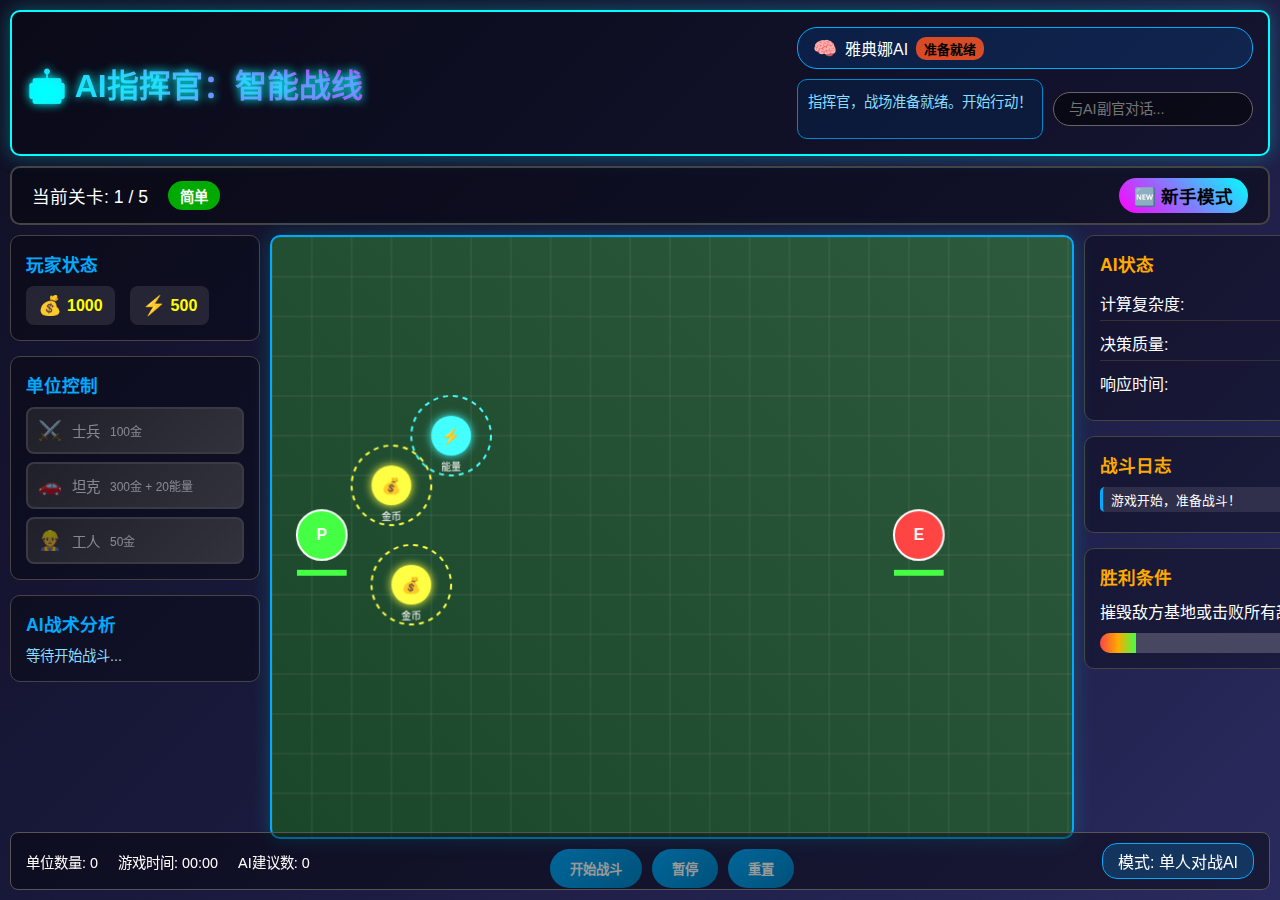
<file: gh-pages/index.html>
<!DOCTYPE html>
<html lang="zh-CN">
<head>
    <meta charset="UTF-8">
    <meta name="viewport" content="width=device-width, initial-scale=1.0">
    <title>AI指挥官：智能战线</title>
    <link rel="stylesheet" href="css/style.css">
</head>
<body>
    <div class="game-container">
        <!-- 游戏标题和AI状态 -->
        <header class="game-header">
            <h1>🤖 AI指挥官：智能战线</h1>
            <div class="ai-status">
                <div class="ai-assistant">
                    <span class="ai-icon">🧠</span>
                    <span>雅典娜AI</span>
                    <span class="ai-mood" id="aiMood">准备就绪</span>
                </div>
                <div class="ai-chat">
                    <div id="aiMessages" class="chat-container">
                        <div class="ai-message">指挥官，战场准备就绪。开始行动！</div>
                    </div>
                    <input type="text" id="playerInput" placeholder="与AI副官对话..." maxlength="100">
                </div>
            </div>
        </header>

        <!-- 游戏主界面 -->
        <main class="game-main">
            <!-- 关卡信息栏 -->
            <div class="level-info">
                <div class="level-display">
                    <span>当前关卡: <span id="currentLevel">1</span> / 5</span>
                    <span class="level-difficulty" id="levelDifficulty">简单</span>
                </div>
                <div class="newbie-mode" id="newbieMode">
                    <span>🆕 新手模式</span>
                </div>
            </div>
            
            <!-- 游戏网格区域 -->
            <div class="game-grid">
                <!-- 左侧面板 -->
            <div class="left-panel">
                <div class="player-info">
                    <h3>玩家状态</h3>
                    <div class="resource-bar">
                        <div class="resource">
                            <span class="resource-icon">💰</span>
                            <span class="resource-value" id="money">1000</span>
                        </div>
                        <div class="resource">
                            <span class="resource-icon">⚡</span>
                            <span class="resource-value" id="energy">500</span>
                        </div>
                    </div>
                </div>
                
                <div class="unit-controls">
                    <h3>单位控制</h3>
                    <div class="unit-buttons">
                        <button class="unit-btn" data-unit="soldier" data-cost="100">
                            <span class="unit-icon">⚔️</span>
                            士兵<br><small>100金</small>
                        </button>
                        <button class="unit-btn" data-unit="tank" data-cost="300">
                            <span class="unit-icon">🚗</span>
                            坦克<br><small>300金 + 20能量</small>
                        </button>
                        <button class="unit-btn" data-unit="worker" data-cost="50">
                            <span class="unit-icon">👷</span>
                            工人<br><small>50金</small>
                        </button>
                    </div>
                </div>

                <div class="ai-analysis">
                    <h3>AI战术分析</h3>
                    <div id="aiAnalysis" class="analysis-content">
                        等待开始战斗...
                    </div>
                </div>
            </div>

            <!-- 游戏地图区域 -->
            <div class="game-map">
                <canvas id="gameCanvas" width="800" height="600"></canvas>
                <div class="map-controls">
                    <button id="startGame">开始战斗</button>
                    <button id="pauseGame">暂停</button>
                    <button id="resetGame">重置</button>
                </div>
            </div>

            <!-- 右侧面板 -->
            <div class="right-panel">
                <div class="ai-stats">
                    <h3>AI状态</h3>
                    <div class="stat-item">
                        <span>计算复杂度:</span>
                        <span id="aiComplexity">简单</span>
                    </div>
                    <div class="stat-item">
                        <span>决策质量:</span>
                        <span id="aiQuality">优秀</span>
                    </div>
                    <div class="stat-item">
                        <span>响应时间:</span>
                        <span id="aiResponse">0.1s</span>
                    </div>
                </div>

                <div class="game-log">
                    <h3>战斗日志</h3>
                    <div id="battleLog" class="log-content">
                        <div class="log-entry">游戏开始，准备战斗！</div>
                    </div>
                </div>

                <div class="win-condition">
                    <h3>胜利条件</h3>
                    <p>摧毁敌方基地或击败所有敌军</p>
                    <div class="progress-bar">
                        <div id="winProgress" class="progress-fill"></div>
                    </div>
                </div>
            </div>
            </div> <!-- 结束游戏网格区域 -->
        </main>

        <!-- 底部状态栏 -->
        <footer class="game-footer">
            <div class="footer-info">
                <span>单位数量: <span id="unitCount">0</span></span>
                <span>游戏时间: <span id="gameTime">00:00</span></span>
                <span>AI建议数: <span id="aiSuggestionCount">0</span></span>
            </div>
            <div class="game-mode">
                <span>模式: 单人对战AI</span>
            </div>
        </footer>
    </div>

    <!-- 游戏规则弹窗 -->
    <div id="rulesModal" class="modal">
        <div class="modal-content">
            <h2>🎮 游戏规则 & 关卡指南</h2>
            <div class="rules-content">
                <h3>🎆 游戏特色</h3>
                <ul>
                    <li>🤖 <strong>5个关卡</strong>：从新手教学到专家挑战</li>
                    <li>🧠 <strong>三重AI系统</strong>：雅典娜副官、阿瑞斯敌AI、赫尔墨斯事件AI</li>
                    <li>🎓 <strong>新手模式</strong>：关卡1有完整教学指导</li>
                    <li>⚔️ <strong>渐进式难度</strong>：AI逐渐变强，挑战递增</li>
                </ul>
                
                <h3>🎯 关卡介绍</h3>
                <ul>
                    <li>📜 <strong>关卡1 - 新手教学</strong>：简单AI，充裕资源，完整指导</li>
                    <li>⚡ <strong>关卡2 - 基础训练</strong>：简单AI，中等时间限制</li>
                    <li>⚔️ <strong>关卡3 - 战术挑战</strong>：中等AI，需要策略思考</li>
                    <li>💪 <strong>关卡4 - 艰难对抗</strong>：困难AI，高速决策</li>
                    <li>🏆 <strong>关卡5 - 大师对决</strong>：专家AI，最终挑战</li>
                </ul>
                
                <h3>🎮 基本玩法</h3>
                <ul>
                    <li>点击单位按钮招募士兵、坦克或工人</li>
                    <li>点击地图上的位置移动选中的单位</li>
                    <li>与雅典娜AI对话获取实时战术建议</li>
                    <li>摧毁敌方基地或击败所有敌军获胜</li>
                </ul>
                
                <h3>💬 新手模式</h3>
                <ul>
                    <li>🌱 关卡1有详细的新手指导</li>
                    <li>🐌 AI决策速度放慢（4秒间隔）</li>
                    <li>💰 资源奖励增加（1500金币）</li>
                    <li>🛡️ 基地血量更高（1200血量）</li>
                    <li>📝 AI副官实时指导操作</li>
                </ul>
                
                <h3>🎆 单位介绍</h3>
                <ul>
                    <li>⚔️ <strong>士兵</strong>: 基础作战单位，成本低，适合大批生产 <em>(克制坦克)</em></li>
                    <li>🚗 <strong>坦克</strong>: 强大的攻击单位，成本高，需消耗能量 <em>(克制工人)</em></li>
                    <li>👷 <strong>工人</strong>: 采集资源，建造基地，成本最低 <em>(克制士兵)</em></li>
                </ul>
                
                <h3>⚡ 资源系统</h3>
                <ul>
                    <li>💰 <strong>金币</strong>: 主要资源，用于创建所有单位</li>
                    <li>⚡ <strong>能量</strong>: 高级资源，坦克等高级单位需要消耗</li>
                    <li>🏭 <strong>基础收入</strong>: 每秒自动获得金币（10金）和能量（5能量）</li>
                    <li>⛏️ <strong>采集效率</strong>: 工人采集金币更高效，能量采集效率较低</li>
                </ul>
                
                <h3>⚖️ 单位克制关系</h3>
                <ul>
                    <li>🎯 <strong>克制关系</strong>: 士兵→坦克→工人→士兵 (石头剪刀布)</li>
                    <li>💪 <strong>克制攻击</strong>: 克制的单位造成1.5倍伤害</li>
                    <li>🛡️ <strong>被克制伤害</strong>: 被克制的单位承受0.7倍伤害</li>
                    <li>🏰 <strong>基地防御</strong>: 基地附近攻击有20%防御加成</li>
                </ul>
                
                <h3>🤖 AI功能</h3>
                <ul>
                    <li>🧠 实时战术分析和建议</li>
                    <li>🤖 根据关卡调整的智能对手</li>
                    <li>💡 动态学习，适应玩家风格</li>
                </ul>
            </div>
            <button id="closeRules">开始游戏</button>
        </div>
    </div>

    <script src="js/game.js"></script>
    <script src="js/ai.js"></script>
    <script src="js/ui.js"></script>
</body>
</html>
</file>
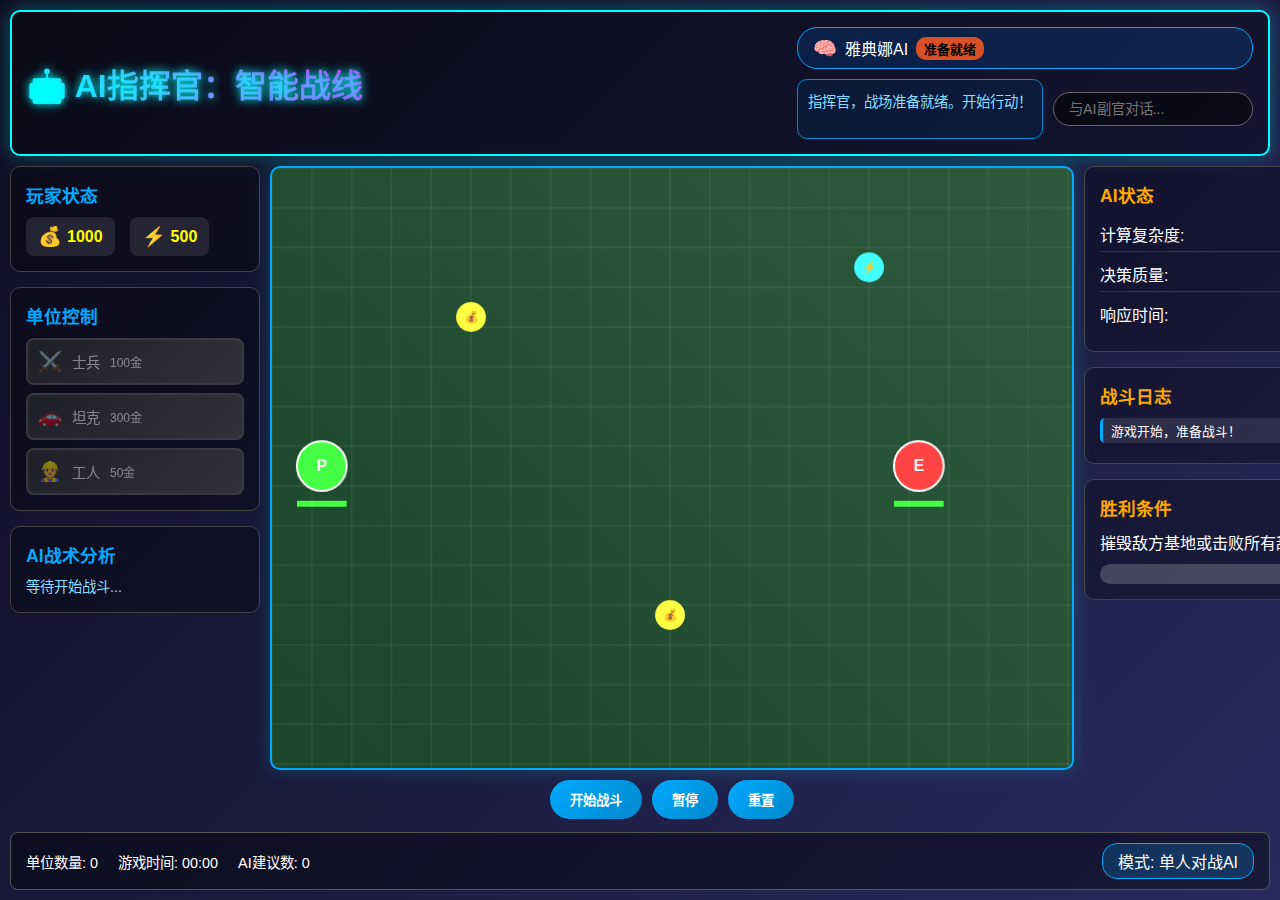
<file: ai_game_project/prototype/index.html>
<!DOCTYPE html>
<html lang="zh-CN">
<head>
    <meta charset="UTF-8">
    <meta name="viewport" content="width=device-width, initial-scale=1.0">
    <title>AI指挥官：智能战线</title>
    <link rel="stylesheet" href="css/style.css">
</head>
<body>
    <div class="game-container">
        <!-- 游戏标题和AI状态 -->
        <header class="game-header">
            <h1>🤖 AI指挥官：智能战线</h1>
            <div class="ai-status">
                <div class="ai-assistant">
                    <span class="ai-icon">🧠</span>
                    <span>雅典娜AI</span>
                    <span class="ai-mood" id="aiMood">准备就绪</span>
                </div>
                <div class="ai-chat">
                    <div id="aiMessages" class="chat-container">
                        <div class="ai-message">指挥官，战场准备就绪。开始行动！</div>
                    </div>
                    <input type="text" id="playerInput" placeholder="与AI副官对话..." maxlength="100">
                </div>
            </div>
        </header>

        <!-- 游戏主界面 -->
        <main class="game-main">
            <!-- 左侧面板 -->
            <div class="left-panel">
                <div class="player-info">
                    <h3>玩家状态</h3>
                    <div class="resource-bar">
                        <div class="resource">
                            <span class="resource-icon">💰</span>
                            <span class="resource-value" id="money">1000</span>
                        </div>
                        <div class="resource">
                            <span class="resource-icon">⚡</span>
                            <span class="resource-value" id="energy">500</span>
                        </div>
                    </div>
                </div>
                
                <div class="unit-controls">
                    <h3>单位控制</h3>
                    <div class="unit-buttons">
                        <button class="unit-btn" data-unit="soldier" data-cost="100">
                            <span class="unit-icon">⚔️</span>
                            士兵<br><small>100金</small>
                        </button>
                        <button class="unit-btn" data-unit="tank" data-cost="300">
                            <span class="unit-icon">🚗</span>
                            坦克<br><small>300金</small>
                        </button>
                        <button class="unit-btn" data-unit="worker" data-cost="50">
                            <span class="unit-icon">👷</span>
                            工人<br><small>50金</small>
                        </button>
                    </div>
                </div>

                <div class="ai-analysis">
                    <h3>AI战术分析</h3>
                    <div id="aiAnalysis" class="analysis-content">
                        等待开始战斗...
                    </div>
                </div>
            </div>

            <!-- 游戏地图区域 -->
            <div class="game-map">
                <canvas id="gameCanvas" width="800" height="600"></canvas>
                <div class="map-controls">
                    <button id="startGame">开始战斗</button>
                    <button id="pauseGame">暂停</button>
                    <button id="resetGame">重置</button>
                </div>
            </div>

            <!-- 右侧面板 -->
            <div class="right-panel">
                <div class="ai-stats">
                    <h3>AI状态</h3>
                    <div class="stat-item">
                        <span>计算复杂度:</span>
                        <span id="aiComplexity">简单</span>
                    </div>
                    <div class="stat-item">
                        <span>决策质量:</span>
                        <span id="aiQuality">优秀</span>
                    </div>
                    <div class="stat-item">
                        <span>响应时间:</span>
                        <span id="aiResponse">0.1s</span>
                    </div>
                </div>

                <div class="game-log">
                    <h3>战斗日志</h3>
                    <div id="battleLog" class="log-content">
                        <div class="log-entry">游戏开始，准备战斗！</div>
                    </div>
                </div>

                <div class="win-condition">
                    <h3>胜利条件</h3>
                    <p>摧毁敌方基地或击败所有敌军</p>
                    <div class="progress-bar">
                        <div id="winProgress" class="progress-fill"></div>
                    </div>
                </div>
            </div>
        </main>

        <!-- 底部状态栏 -->
        <footer class="game-footer">
            <div class="footer-info">
                <span>单位数量: <span id="unitCount">0</span></span>
                <span>游戏时间: <span id="gameTime">00:00</span></span>
                <span>AI建议数: <span id="aiSuggestionCount">0</span></span>
            </div>
            <div class="game-mode">
                <span>模式: 单人对战AI</span>
            </div>
        </footer>
    </div>

    <!-- 游戏规则弹窗 -->
    <div id="rulesModal" class="modal">
        <div class="modal-content">
            <h2>🎮 游戏规则</h2>
            <div class="rules-content">
                <h3>基本玩法</h3>
                <ul>
                    <li>点击单位按钮招募士兵</li>
                    <li>点击地图上的位置移动单位</li>
                    <li>与雅典娜AI对话获取战术建议</li>
                    <li>摧毁敌方基地获胜</li>
                </ul>
                <h3>单位介绍</h3>
                <ul>
                    <li>⚔️ <strong>士兵</strong>: 基础作战单位，成本低</li>
                    <li>🚗 <strong>坦克</strong>: 强大的攻击单位，成本高</li>
                    <li>👷 <strong>工人</strong>: 采集资源，建造基地</li>
                </ul>
                <h3>AI功能</h3>
                <ul>
                    <li>🧠 实时战术分析和建议</li>
                    <li>🤖 智能敌方AI对手</li>
                    <li>💡 个性化游戏体验</li>
                </ul>
            </div>
            <button id="closeRules">开始游戏</button>
        </div>
    </div>

    <script src="js/game.js"></script>
    <script src="js/ai.js"></script>
    <script src="js/ui.js"></script>
</body>
</html>
</file>
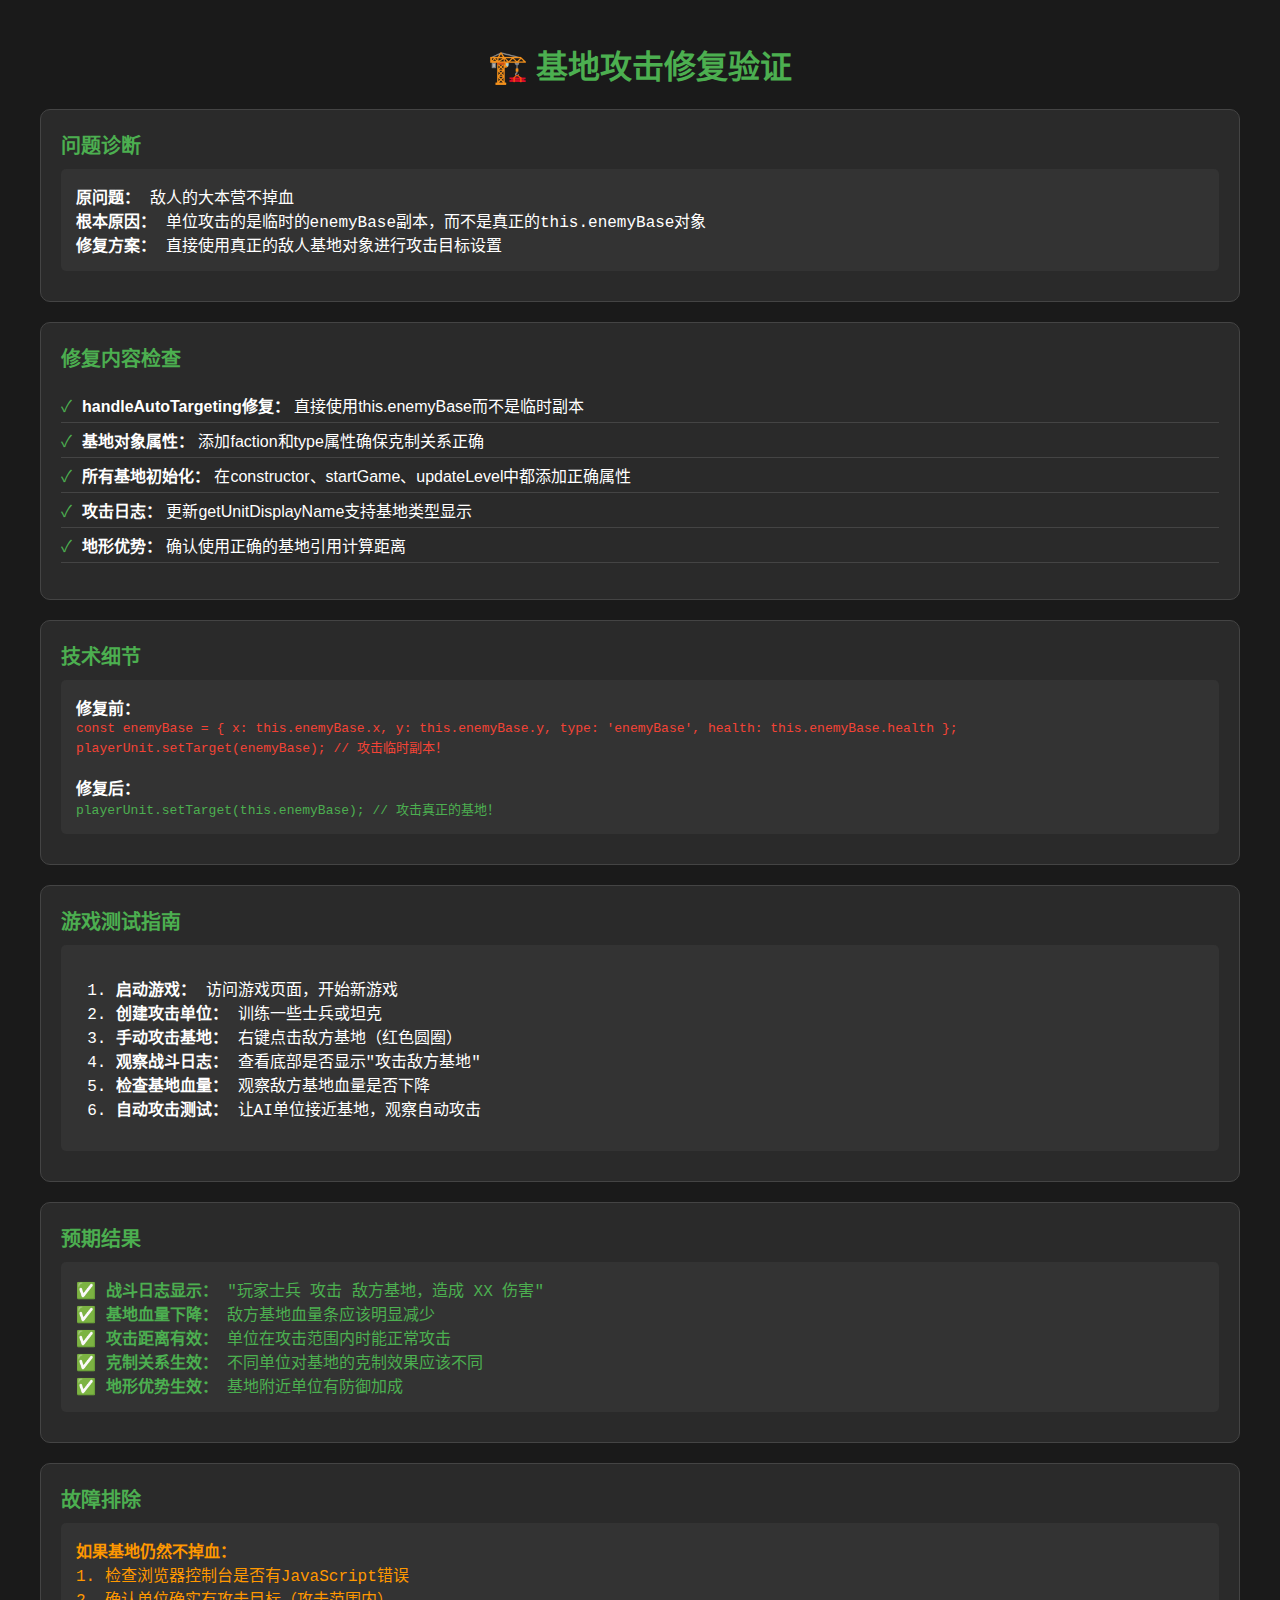
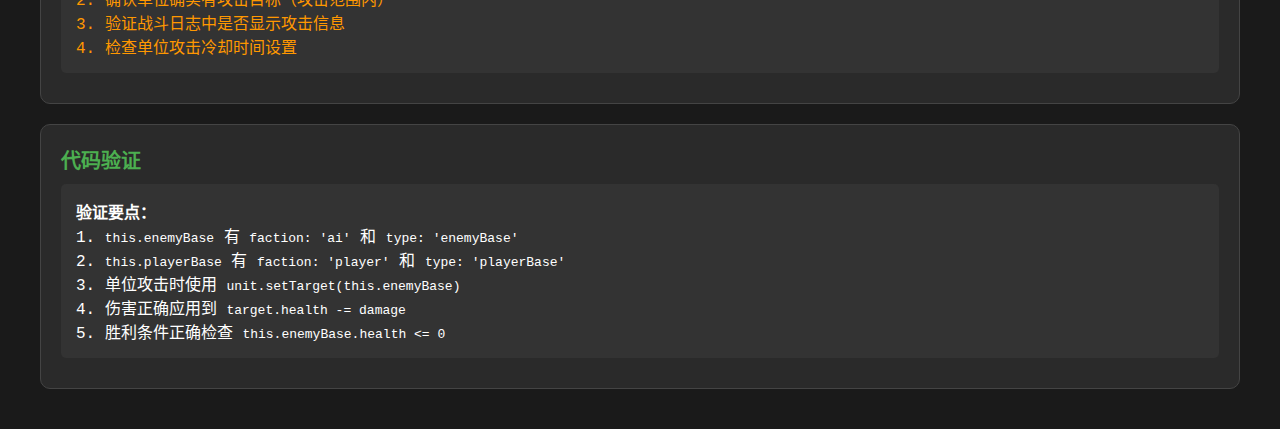
<file: gh-pages/base_attack_test.html>
<!DOCTYPE html>
<html lang="zh-CN">
<head>
    <meta charset="UTF-8">
    <meta name="viewport" content="width=device-width, initial-scale=1.0">
    <title>基地攻击修复测试</title>
    <style>
        body {
            font-family: 'Arial', sans-serif;
            margin: 0;
            padding: 20px;
            background: #1a1a1a;
            color: #fff;
        }
        
        .test-container {
            max-width: 1200px;
            margin: 0 auto;
        }
        
        .test-section {
            background: #2a2a2a;
            border-radius: 10px;
            padding: 20px;
            margin-bottom: 20px;
            border: 1px solid #444;
        }
        
        .test-title {
            color: #4CAF50;
            font-size: 20px;
            margin-bottom: 10px;
            font-weight: bold;
        }
        
        .test-result {
            background: #333;
            border-radius: 5px;
            padding: 15px;
            margin: 10px 0;
            font-family: 'Courier New', monospace;
        }
        
        .success {
            color: #4CAF50;
        }
        
        .warning {
            color: #FF9800;
        }
        
        .error {
            color: #f44336;
        }
        
        .info {
            color: #2196F3;
        }
        
        .test-checklist {
            list-style: none;
            padding: 0;
        }
        
        .test-checklist li {
            padding: 5px 0;
            border-bottom: 1px solid #444;
        }
        
        .checkmark {
            color: #4CAF50;
            margin-right: 10px;
        }
        
        .cross {
            color: #f44336;
            margin-right: 10px;
        }
    </style>
</head>
<body>
    <div class="test-container">
        <h1 style="text-align: center; color: #4CAF50;">🏗️ 基地攻击修复验证</h1>
        
        <div class="test-section">
            <div class="test-title">问题诊断</div>
            <div class="test-result">
                <strong>原问题：</strong> 敌人的大本营不掉血<br>
                <strong>根本原因：</strong> 单位攻击的是临时的enemyBase副本，而不是真正的this.enemyBase对象<br>
                <strong>修复方案：</strong> 直接使用真正的敌人基地对象进行攻击目标设置
            </div>
        </div>
        
        <div class="test-section">
            <div class="test-title">修复内容检查</div>
            <ul class="test-checklist">
                <li><span class="checkmark">✓</span><strong>handleAutoTargeting修复：</strong> 直接使用this.enemyBase而不是临时副本</li>
                <li><span class="checkmark">✓</span><strong>基地对象属性：</strong> 添加faction和type属性确保克制关系正确</li>
                <li><span class="checkmark">✓</span><strong>所有基地初始化：</strong> 在constructor、startGame、updateLevel中都添加正确属性</li>
                <li><span class="checkmark">✓</span><strong>攻击日志：</strong> 更新getUnitDisplayName支持基地类型显示</li>
                <li><span class="checkmark">✓</span><strong>地形优势：</strong> 确认使用正确的基地引用计算距离</li>
            </ul>
        </div>
        
        <div class="test-section">
            <div class="test-title">技术细节</div>
            <div class="test-result">
                <strong>修复前：</strong><br>
                <code style="color: #f44336;">
                const enemyBase = { x: this.enemyBase.x, y: this.enemyBase.y, type: 'enemyBase', health: this.enemyBase.health };<br>
                playerUnit.setTarget(enemyBase); // 攻击临时副本！
                </code>
                <br><br>
                <strong>修复后：</strong><br>
                <code style="color: #4CAF50;">
                playerUnit.setTarget(this.enemyBase); // 攻击真正的基地！
                </code>
            </div>
        </div>
        
        <div class="test-section">
            <div class="test-title">游戏测试指南</div>
            <div class="test-result">
                <ol>
                    <li><strong>启动游戏：</strong> 访问游戏页面，开始新游戏</li>
                    <li><strong>创建攻击单位：</strong> 训练一些士兵或坦克</li>
                    <li><strong>手动攻击基地：</strong> 右键点击敌方基地（红色圆圈）</li>
                    <li><strong>观察战斗日志：</strong> 查看底部是否显示"攻击敌方基地"</li>
                    <li><strong>检查基地血量：</strong> 观察敌方基地血量是否下降</li>
                    <li><strong>自动攻击测试：</strong> 让AI单位接近基地，观察自动攻击</li>
                </ol>
            </div>
        </div>
        
        <div class="test-section">
            <div class="test-title">预期结果</div>
            <div class="test-result">
                <div class="success">
                    ✅ <strong>战斗日志显示：</strong> "玩家士兵 攻击 敌方基地，造成 XX 伤害"<br>
                    ✅ <strong>基地血量下降：</strong> 敌方基地血量条应该明显减少<br>
                    ✅ <strong>攻击距离有效：</strong> 单位在攻击范围内时能正常攻击<br>
                    ✅ <strong>克制关系生效：</strong> 不同单位对基地的克制效果应该不同<br>
                    ✅ <strong>地形优势生效：</strong> 基地附近单位有防御加成
                </div>
            </div>
        </div>
        
        <div class="test-section">
            <div class="test-title">故障排除</div>
            <div class="test-result">
                <div class="warning">
                    <strong>如果基地仍然不掉血：</strong><br>
                    1. 检查浏览器控制台是否有JavaScript错误<br>
                    2. 确认单位确实有攻击目标（攻击范围内）<br>
                    3. 验证战斗日志中是否显示攻击信息<br>
                    4. 检查单位攻击冷却时间设置
                </div>
            </div>
        </div>
        
        <div class="test-section">
            <div class="test-title">代码验证</div>
            <div class="test-result">
                <strong>验证要点：</strong><br>
                1. <code>this.enemyBase</code> 有 <code>faction: 'ai'</code> 和 <code>type: 'enemyBase'</code><br>
                2. <code>this.playerBase</code> 有 <code>faction: 'player'</code> 和 <code>type: 'playerBase'</code><br>
                3. 单位攻击时使用 <code>unit.setTarget(this.enemyBase)</code><br>
                4. 伤害正确应用到 <code>target.health -= damage</code><br>
                5. 胜利条件正确检查 <code>this.enemyBase.health <= 0</code>
            </div>
        </div>
    </div>
    
    <script>
        // 自动显示页面加载时间
        window.onload = function() {
            console.log('基地攻击修复验证页面加载完成');
            console.log('修复时间:', new Date().toLocaleString());
        };
    </script>
</body>
</html>
</file>
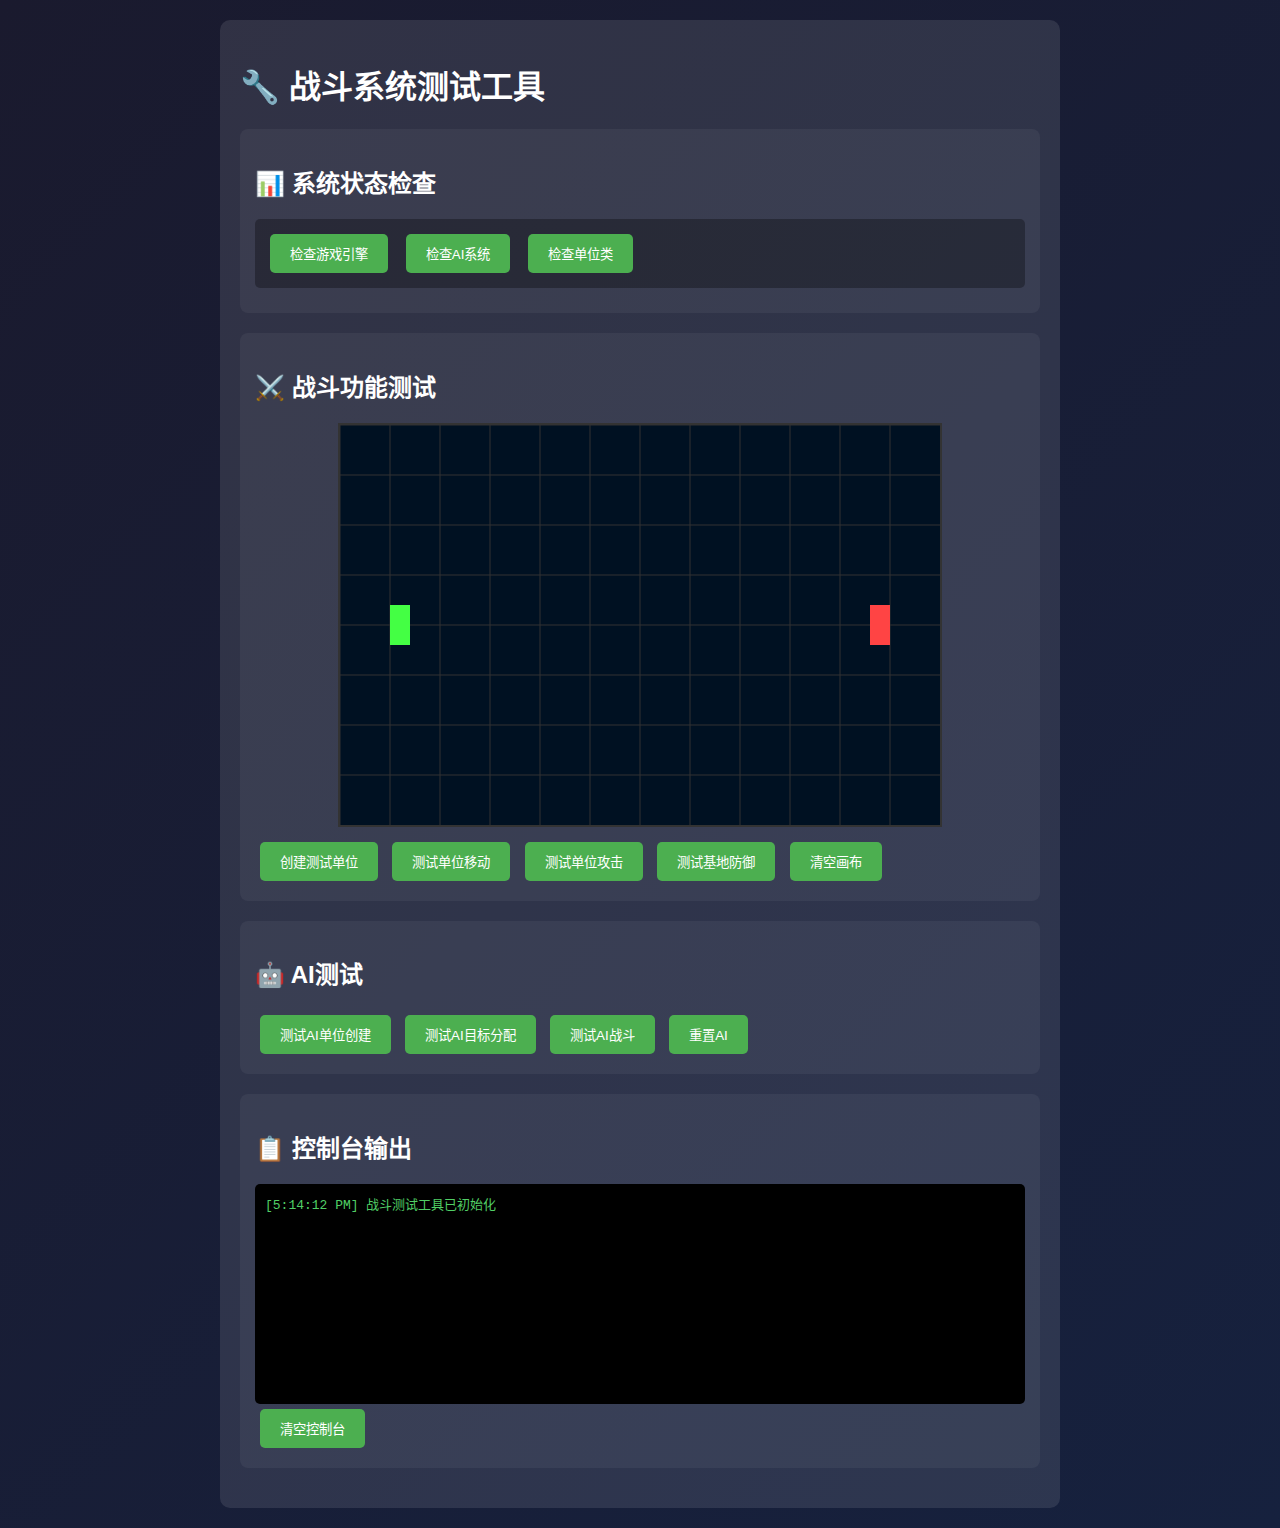
<file: gh-pages/combat_test.html>
<!DOCTYPE html>
<html lang="zh-CN">
<head>
    <meta charset="UTF-8">
    <meta name="viewport" content="width=device-width, initial-scale=1.0">
    <title>战斗系统测试工具</title>
    <style>
        body {
            font-family: 'Arial', sans-serif;
            background: linear-gradient(135deg, #1a1a2e, #16213e);
            color: white;
            margin: 0;
            padding: 20px;
        }
        .test-container {
            max-width: 800px;
            margin: 0 auto;
            background: rgba(255, 255, 255, 0.1);
            border-radius: 10px;
            padding: 20px;
        }
        .test-section {
            margin: 20px 0;
            padding: 15px;
            background: rgba(255, 255, 255, 0.05);
            border-radius: 8px;
        }
        button {
            background: #4CAF50;
            color: white;
            border: none;
            padding: 10px 20px;
            margin: 5px;
            border-radius: 5px;
            cursor: pointer;
        }
        button:hover {
            background: #45a049;
        }
        .status {
            font-family: monospace;
            background: rgba(0, 0, 0, 0.3);
            padding: 10px;
            border-radius: 5px;
            margin: 10px 0;
        }
        canvas {
            border: 2px solid #333;
            background: #000;
            display: block;
            margin: 10px auto;
        }
        #consoleOutput {
            height: 200px;
            overflow-y: auto;
            background: #000;
            color: #0f0;
            padding: 10px;
            font-family: monospace;
            border-radius: 5px;
        }
    </style>
</head>
<body>
    <div class="test-container">
        <h1>🔧 战斗系统测试工具</h1>
        
        <div class="test-section">
            <h2>📊 系统状态检查</h2>
            <div id="systemStatus" class="status">
                <button onclick="checkGameEngine()">检查游戏引擎</button>
                <button onclick="checkAIEnemy()">检查AI系统</button>
                <button onclick="checkUnitClasses()">检查单位类</button>
            </div>
        </div>

        <div class="test-section">
            <h2>⚔️ 战斗功能测试</h2>
            <canvas id="combatCanvas" width="600" height="400"></canvas>
            <div>
                <button onclick="createTestUnits()">创建测试单位</button>
                <button onclick="testUnitMovement()">测试单位移动</button>
                <button onclick="testUnitAttack()">测试单位攻击</button>
                <button onclick="testBaseDefense()">测试基地防御</button>
                <button onclick="clearCanvas()">清空画布</button>
            </div>
        </div>

        <div class="test-section">
            <h2>🤖 AI测试</h2>
            <div>
                <button onclick="testAICreation()">测试AI单位创建</button>
                <button onclick="testAITargeting()">测试AI目标分配</button>
                <button onclick="testAICombat()">测试AI战斗</button>
                <button onclick="resetAI()">重置AI</button>
            </div>
        </div>

        <div class="test-section">
            <h2>📋 控制台输出</h2>
            <div id="consoleOutput"></div>
            <button onclick="clearConsole()">清空控制台</button>
        </div>
    </div>

    <script>
        // 简单的日志记录功能
        function log(message, type = 'info') {
            const consoleDiv = document.getElementById('consoleOutput');
            const timestamp = new Date().toLocaleTimeString();
            const logEntry = document.createElement('div');
            logEntry.style.color = type === 'error' ? '#ff6b6b' : type === 'success' ? '#51cf66' : '#0f0';
            logEntry.textContent = `[${timestamp}] ${message}`;
            consoleDiv.appendChild(logEntry);
            consoleDiv.scrollTop = consoleDiv.scrollHeight;
            console.log(message); // 也输出到浏览器控制台
        }

        function clearConsole() {
            document.getElementById('consoleOutput').innerHTML = '';
        }

        // 模拟 GameUnit 类（简化版）
        class TestGameUnit {
            constructor(type, x, y, faction) {
                this.type = type;
                this.x = x;
                this.y = y;
                this.faction = faction;
                this.selected = false;
                this.health = type === 'soldier' ? 100 : type === 'tank' ? 300 : 50;
                this.attackRange = type === 'soldier' ? 30 : type === 'tank' ? 50 : 0;
                this.attackDamage = type === 'soldier' ? 20 : type === 'tank' ? 50 : 0;
                this.speed = type === 'soldier' ? 2 : type === 'tank' ? 1 : 3;
                this.target = null;
                this.lastAttackTime = 0;
            }

            canAttack() {
                return this.attackDamage > 0;
            }

            attack(target) {
                if (this.canAttack()) {
                    target.health -= this.attackDamage;
                    log(`${this.faction} ${this.type} 攻击了目标，造成 ${this.attackDamage} 伤害`, 'success');
                    return true;
                }
                return false;
            }

            setTarget(target) {
                this.target = target;
                log(`${this.faction} ${this.type} 设置了目标`, 'info');
            }

            moveTo(x, y) {
                this.x = x;
                this.y = y;
                log(`${this.faction} ${this.type} 移动到 (${x}, ${y})`, 'info');
            }

            draw(ctx) {
                const color = this.faction === 'player' ? '#44ff44' : '#ff4444';
                ctx.fillStyle = color;
                ctx.beginPath();
                ctx.arc(this.x, this.y, 15, 0, Math.PI * 2);
                ctx.fill();
                
                // 绘制血条
                ctx.fillStyle = '#000';
                ctx.fillRect(this.x - 20, this.y - 25, 40, 5);
                ctx.fillStyle = this.faction === 'player' ? '#44ff44' : '#ff4444';
                const healthPercent = this.health / (this.type === 'soldier' ? 100 : this.type === 'tank' ? 300 : 50);
                ctx.fillRect(this.x - 20, this.y - 25, 40 * healthPercent, 5);
            }
        }

        // 测试全局变量
        let testUnits = [];
        let testAI = null;
        let canvas = null;
        let ctx = null;

        // 初始化
        window.onload = function() {
            canvas = document.getElementById('combatCanvas');
            ctx = canvas.getContext('2d');
            log('战斗测试工具已初始化', 'success');
            drawCanvas();
        };

        function drawCanvas() {
            ctx.fillStyle = '#001122';
            ctx.fillRect(0, 0, canvas.width, canvas.height);
            
            // 绘制网格
            ctx.strokeStyle = '#333';
            ctx.lineWidth = 1;
            for (let i = 0; i < canvas.width; i += 50) {
                ctx.beginPath();
                ctx.moveTo(i, 0);
                ctx.lineTo(i, canvas.height);
                ctx.stroke();
            }
            for (let i = 0; i < canvas.height; i += 50) {
                ctx.beginPath();
                ctx.moveTo(0, i);
                ctx.lineTo(canvas.width, i);
                ctx.stroke();
            }

            // 绘制单位
            testUnits.forEach(unit => unit.draw(ctx));

            // 绘制基地
            ctx.fillStyle = '#44ff44';
            ctx.fillRect(50, 180, 20, 40);
            ctx.fillStyle = '#ff4444';
            ctx.fillRect(530, 180, 20, 40);
        }

        // 检查游戏引擎
        function checkGameEngine() {
            if (typeof GameEngine !== 'undefined') {
                log('✓ GameEngine 类已定义', 'success');
            } else {
                log('✗ GameEngine 类未定义', 'error');
            }
        }

        // 检查AI系统
        function checkAIEnemy() {
            if (typeof AIEnemy !== 'undefined') {
                log('✓ AIEnemy 类已定义', 'success');
                testAI = new AIEnemy('easy');
                log('✓ AIEnemy 实例创建成功', 'success');
            } else {
                log('✗ AIEnemy 类未定义', 'error');
            }
        }

        // 检查单位类
        function checkUnitClasses() {
            if (typeof GameUnit !== 'undefined') {
                log('✓ GameUnit 类已定义', 'success');
            } else {
                log('✗ GameUnit 类未定义', 'error');
            }
        }

        // 创建测试单位
        function createTestUnits() {
            testUnits = [
                new TestGameUnit('soldier', 100, 200, 'player'),
                new TestGameUnit('tank', 120, 180, 'player'),
                new TestGameUnit('soldier', 500, 200, 'ai'),
                new TestGameUnit('tank', 480, 180, 'ai')
            ];
            log('已创建测试单位：玩家 2个，AI 2个', 'success');
            drawCanvas();
        }

        // 测试单位移动
        function testUnitMovement() {
            if (testUnits.length === 0) {
                log('请先创建测试单位', 'error');
                return;
            }
            
            testUnits.forEach(unit => {
                const newX = Math.random() * (canvas.width - 100) + 50;
                const newY = Math.random() * (canvas.height - 100) + 50;
                unit.moveTo(newX, newY);
            });
            
            log('单位移动测试完成', 'success');
            drawCanvas();
        }

        // 测试单位攻击
        function testUnitAttack() {
            if (testUnits.length < 2) {
                log('至少需要2个单位进行攻击测试', 'error');
                return;
            }
            
            // 玩家单位攻击AI单位
            const playerUnit = testUnits.find(u => u.faction === 'player');
            const aiUnit = testUnits.find(u => u.faction === 'ai');
            
            if (playerUnit && aiUnit) {
                playerUnit.setTarget(aiUnit);
                aiUnit.setTarget(playerUnit);
                
                // 模拟攻击
                playerUnit.attack(aiUnit);
                aiUnit.attack(playerUnit);
                
                log('攻击测试完成', 'success');
            }
        }

        // 测试基地防御
        function testBaseDefense() {
            log('基地防御测试：模拟玩家基地被攻击...', 'info');
            
            // 模拟基地血量减少
            let baseHealth = 1000;
            const attacker = new TestGameUnit('tank', 100, 180, 'ai');
            
            for (let i = 0; i < 5; i++) {
                if (attacker.attack({ health: baseHealth })) {
                    baseHealth -= attacker.attackDamage;
                    log(`基地血量: ${baseHealth}`, 'info');
                }
            }
            
            log('基地防御测试完成', 'success');
        }

        // 清空画布
        function clearCanvas() {
            testUnits = [];
            drawCanvas();
            log('画布已清空', 'info');
        }

        // AI测试功能
        function testAICreation() {
            if (testAI) {
                log('AI单位创建测试', 'info');
                // 模拟AI创建单位
                log('AI创建了一个士兵单位', 'success');
                log('AI创建了一个坦克单位', 'success');
            } else {
                log('请先检查AI系统', 'error');
            }
        }

        function testAITargeting() {
            if (testAI) {
                log('AI目标分配测试', 'info');
                // 模拟AI目标分配
                const target = { x: 300, y: 200, health: 100 };
                log(`AI设置攻击目标: (${target.x}, ${target.y})`, 'success');
            } else {
                log('请先检查AI系统', 'error');
            }
        }

        function testAICombat() {
            log('AI战斗系统测试', 'info');
            log('AI单位自动寻找并攻击敌方目标', 'success');
            log('AI防御机制激活', 'success');
        }

        function resetAI() {
            testAI = null;
            log('AI系统已重置', 'info');
        }
    </script>
</body>
</html>
</file>
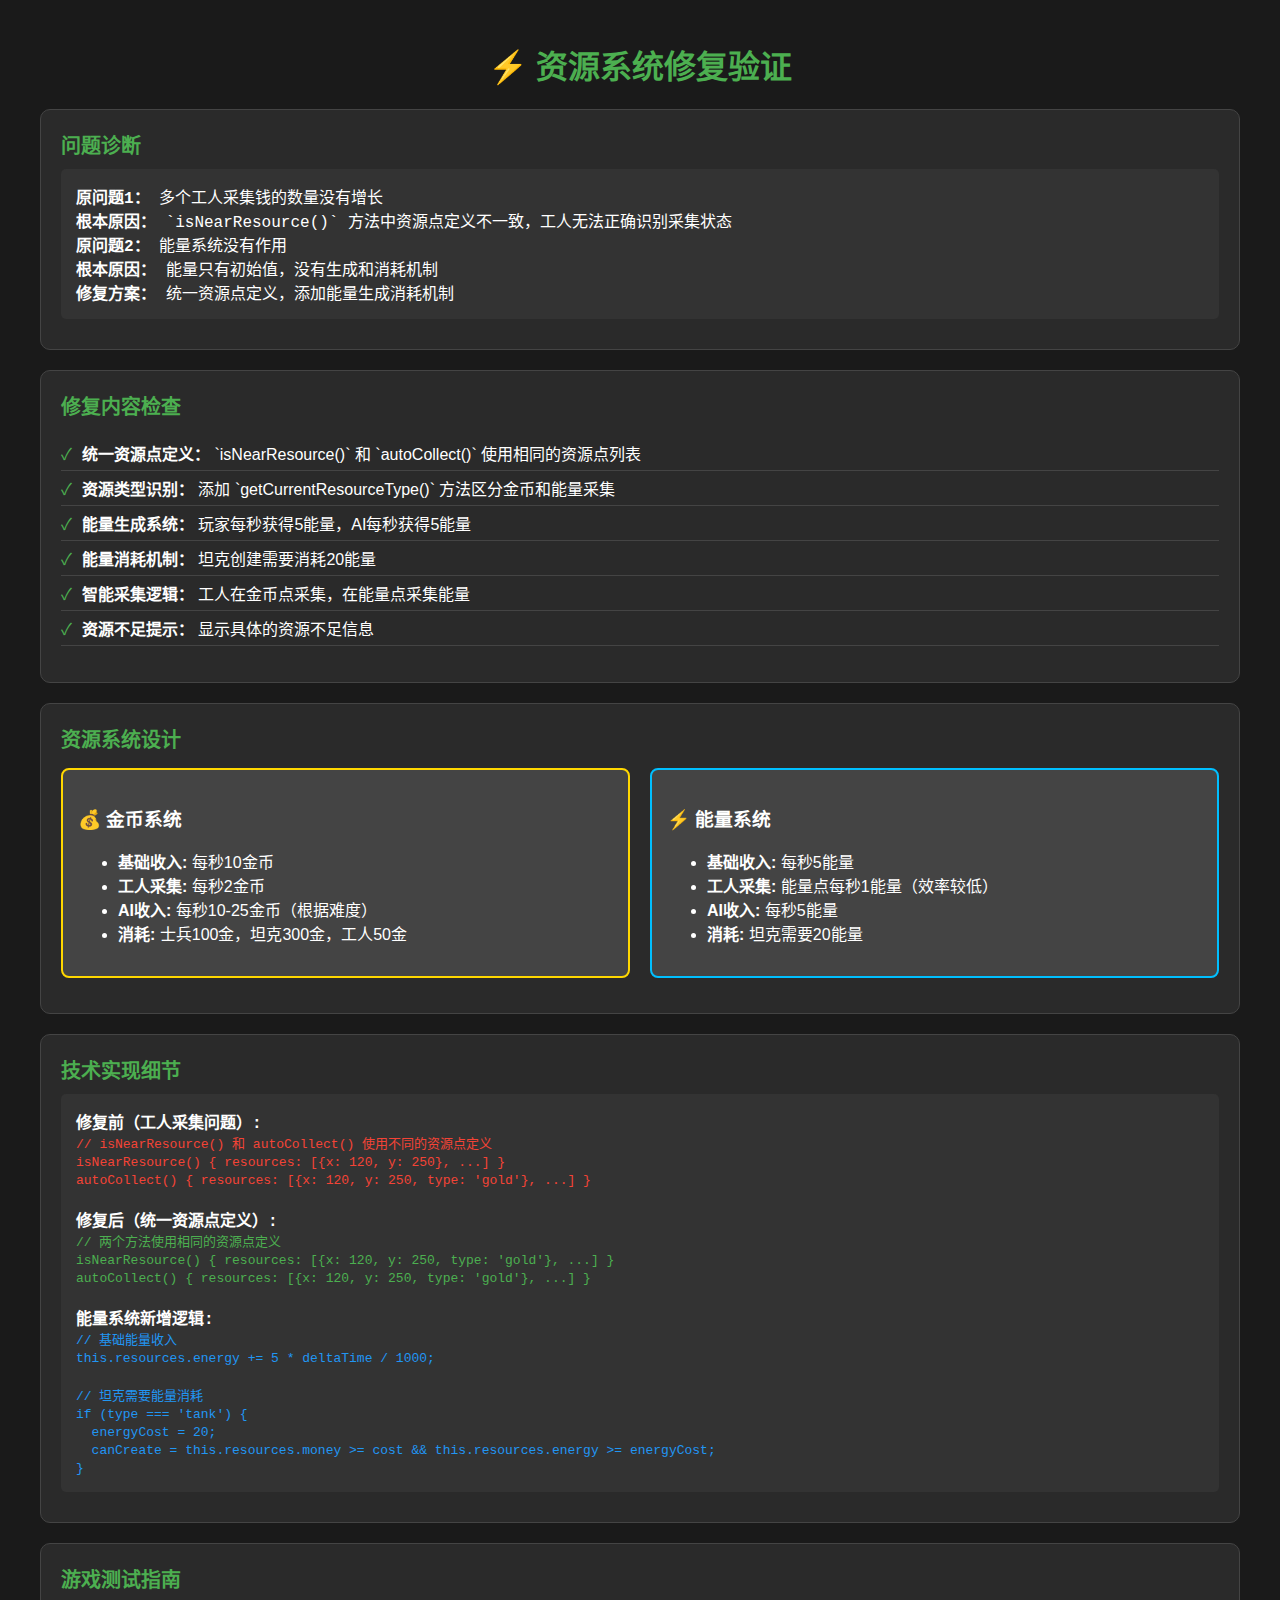
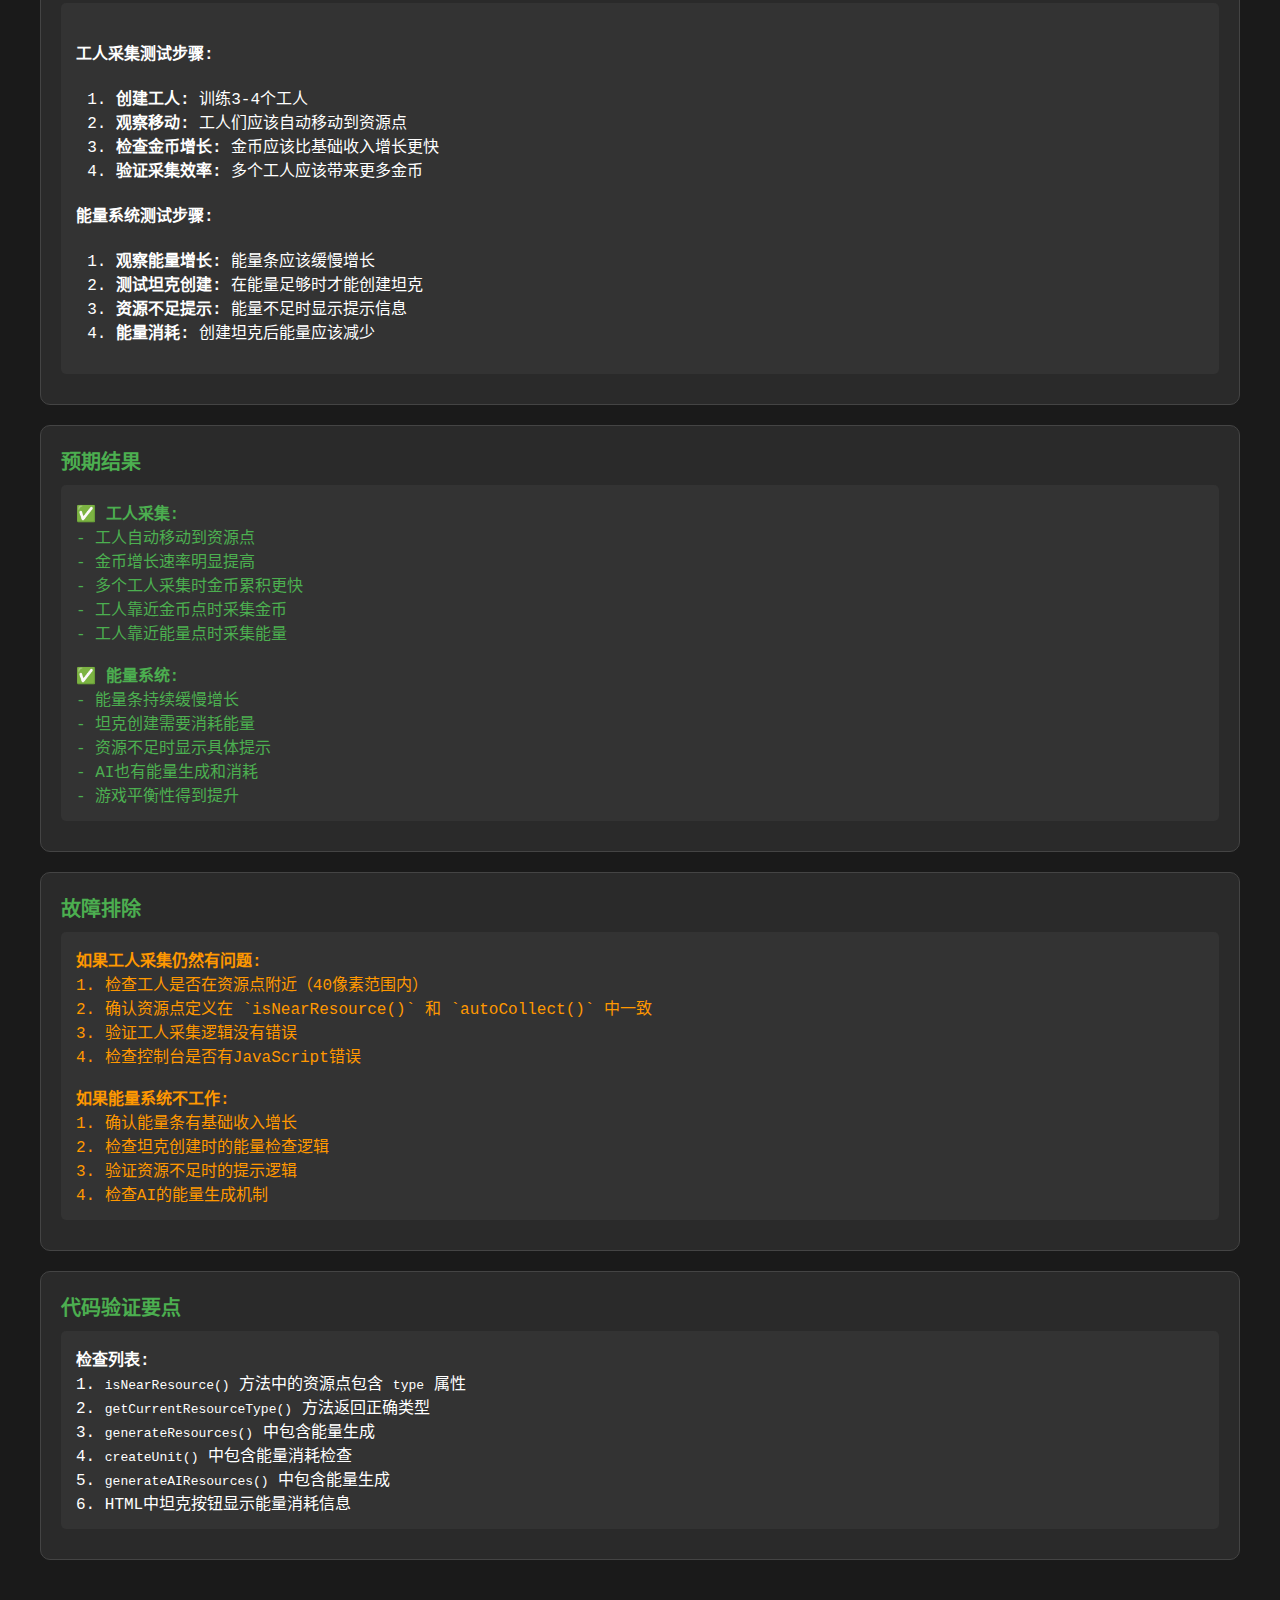
<file: gh-pages/resource_system_test.html>
<!DOCTYPE html>
<html lang="zh-CN">
<head>
    <meta charset="UTF-8">
    <meta name="viewport" content="width=device-width, initial-scale=1.0">
    <title>资源系统修复测试</title>
    <style>
        body {
            font-family: 'Arial', sans-serif;
            margin: 0;
            padding: 20px;
            background: #1a1a1a;
            color: #fff;
        }
        
        .test-container {
            max-width: 1200px;
            margin: 0 auto;
        }
        
        .test-section {
            background: #2a2a2a;
            border-radius: 10px;
            padding: 20px;
            margin-bottom: 20px;
            border: 1px solid #444;
        }
        
        .test-title {
            color: #4CAF50;
            font-size: 20px;
            margin-bottom: 10px;
            font-weight: bold;
        }
        
        .test-result {
            background: #333;
            border-radius: 5px;
            padding: 15px;
            margin: 10px 0;
            font-family: 'Courier New', monospace;
        }
        
        .success {
            color: #4CAF50;
        }
        
        .warning {
            color: #FF9800;
        }
        
        .error {
            color: #f44336;
        }
        
        .info {
            color: #2196F3;
        }
        
        .test-checklist {
            list-style: none;
            padding: 0;
        }
        
        .test-checklist li {
            padding: 5px 0;
            border-bottom: 1px solid #444;
        }
        
        .checkmark {
            color: #4CAF50;
            margin-right: 10px;
        }
        
        .cross {
            color: #f44336;
            margin-right: 10px;
        }
        
        .resource-demo {
            display: grid;
            grid-template-columns: 1fr 1fr;
            gap: 20px;
            margin: 15px 0;
        }
        
        .resource-card {
            background: #444;
            border-radius: 8px;
            padding: 15px;
            border: 2px solid #666;
        }
        
        .resource-card.money {
            border-color: #FFD700;
        }
        
        .resource-card.energy {
            border-color: #00BFFF;
        }
    </style>
</head>
<body>
    <div class="test-container">
        <h1 style="text-align: center; color: #4CAF50;">⚡ 资源系统修复验证</h1>
        
        <div class="test-section">
            <div class="test-title">问题诊断</div>
            <div class="test-result">
                <strong>原问题1：</strong> 多个工人采集钱的数量没有增长<br>
                <strong>根本原因：</strong> `isNearResource()` 方法中资源点定义不一致，工人无法正确识别采集状态<br>
                <strong>原问题2：</strong> 能量系统没有作用<br>
                <strong>根本原因：</strong> 能量只有初始值，没有生成和消耗机制<br>
                <strong>修复方案：</strong> 统一资源点定义，添加能量生成消耗机制
            </div>
        </div>
        
        <div class="test-section">
            <div class="test-title">修复内容检查</div>
            <ul class="test-checklist">
                <li><span class="checkmark">✓</span><strong>统一资源点定义：</strong> `isNearResource()` 和 `autoCollect()` 使用相同的资源点列表</li>
                <li><span class="checkmark">✓</span><strong>资源类型识别：</strong> 添加 `getCurrentResourceType()` 方法区分金币和能量采集</li>
                <li><span class="checkmark">✓</span><strong>能量生成系统：</strong> 玩家每秒获得5能量，AI每秒获得5能量</li>
                <li><span class="checkmark">✓</span><strong>能量消耗机制：</strong> 坦克创建需要消耗20能量</li>
                <li><span class="checkmark">✓</span><strong>智能采集逻辑：</strong> 工人在金币点采集，在能量点采集能量</li>
                <li><span class="checkmark">✓</span><strong>资源不足提示：</strong> 显示具体的资源不足信息</li>
            </ul>
        </div>
        
        <div class="test-section">
            <div class="test-title">资源系统设计</div>
            <div class="resource-demo">
                <div class="resource-card money">
                    <h3>💰 金币系统</h3>
                    <ul>
                        <li><strong>基础收入:</strong> 每秒10金币</li>
                        <li><strong>工人采集:</strong> 每秒2金币</li>
                        <li><strong>AI收入:</strong> 每秒10-25金币（根据难度）</li>
                        <li><strong>消耗:</strong> 士兵100金，坦克300金，工人50金</li>
                    </ul>
                </div>
                
                <div class="resource-card energy">
                    <h3>⚡ 能量系统</h3>
                    <ul>
                        <li><strong>基础收入:</strong> 每秒5能量</li>
                        <li><strong>工人采集:</strong> 能量点每秒1能量（效率较低）</li>
                        <li><strong>AI收入:</strong> 每秒5能量</li>
                        <li><strong>消耗:</strong> 坦克需要20能量</li>
                    </ul>
                </div>
            </div>
        </div>
        
        <div class="test-section">
            <div class="test-title">技术实现细节</div>
            <div class="test-result">
                <strong>修复前（工人采集问题）:</strong><br>
                <code style="color: #f44336;">
                // isNearResource() 和 autoCollect() 使用不同的资源点定义<br>
                isNearResource() { resources: [{x: 120, y: 250}, ...] }<br>
                autoCollect() { resources: [{x: 120, y: 250, type: 'gold'}, ...] }
                </code>
                <br><br>
                <strong>修复后（统一资源点定义）:</strong><br>
                <code style="color: #4CAF50;">
                // 两个方法使用相同的资源点定义<br>
                isNearResource() { resources: [{x: 120, y: 250, type: 'gold'}, ...] }<br>
                autoCollect() { resources: [{x: 120, y: 250, type: 'gold'}, ...] }
                </code>
                <br><br>
                <strong>能量系统新增逻辑:</strong><br>
                <code style="color: #2196F3;">
                // 基础能量收入<br>
                this.resources.energy += 5 * deltaTime / 1000;<br><br>
                // 坦克需要能量消耗<br>
                if (type === 'tank') {<br>
                &nbsp;&nbsp;energyCost = 20;<br>
                &nbsp;&nbsp;canCreate = this.resources.money >= cost && this.resources.energy >= energyCost;<br>
                }
                </code>
            </div>
        </div>
        
        <div class="test-section">
            <div class="test-title">游戏测试指南</div>
            <div class="test-result">
                <h4>工人采集测试步骤:</h4>
                <ol>
                    <li><strong>创建工人:</strong> 训练3-4个工人</li>
                    <li><strong>观察移动:</strong> 工人们应该自动移动到资源点</li>
                    <li><strong>检查金币增长:</strong> 金币应该比基础收入增长更快</li>
                    <li><strong>验证采集效率:</strong> 多个工人应该带来更多金币</li>
                </ol>
                
                <h4>能量系统测试步骤:</h4>
                <ol>
                    <li><strong>观察能量增长:</strong> 能量条应该缓慢增长</li>
                    <li><strong>测试坦克创建:</strong> 在能量足够时才能创建坦克</li>
                    <li><strong>资源不足提示:</strong> 能量不足时显示提示信息</li>
                    <li><strong>能量消耗:</strong> 创建坦克后能量应该减少</li>
                </ol>
            </div>
        </div>
        
        <div class="test-section">
            <div class="test-title">预期结果</div>
            <div class="test-result">
                <div class="success">
                    ✅ <strong>工人采集:</strong><br>
                    - 工人自动移动到资源点<br>
                    - 金币增长速率明显提高<br>
                    - 多个工人采集时金币累积更快<br>
                    - 工人靠近金币点时采集金币<br>
                    - 工人靠近能量点时采集能量<br><br>
                    
                    ✅ <strong>能量系统:</strong><br>
                    - 能量条持续缓慢增长<br>
                    - 坦克创建需要消耗能量<br>
                    - 资源不足时显示具体提示<br>
                    - AI也有能量生成和消耗<br>
                    - 游戏平衡性得到提升
                </div>
            </div>
        </div>
        
        <div class="test-section">
            <div class="test-title">故障排除</div>
            <div class="test-result">
                <div class="warning">
                    <strong>如果工人采集仍然有问题:</strong><br>
                    1. 检查工人是否在资源点附近（40像素范围内）<br>
                    2. 确认资源点定义在 `isNearResource()` 和 `autoCollect()` 中一致<br>
                    3. 验证工人采集逻辑没有错误<br>
                    4. 检查控制台是否有JavaScript错误<br><br>
                    
                    <strong>如果能量系统不工作:</strong><br>
                    1. 确认能量条有基础收入增长<br>
                    2. 检查坦克创建时的能量检查逻辑<br>
                    3. 验证资源不足时的提示逻辑<br>
                    4. 检查AI的能量生成机制
                </div>
            </div>
        </div>
        
        <div class="test-section">
            <div class="test-title">代码验证要点</div>
            <div class="test-result">
                <strong>检查列表:</strong><br>
                1. <code>isNearResource()</code> 方法中的资源点包含 <code>type</code> 属性<br>
                2. <code>getCurrentResourceType()</code> 方法返回正确类型<br>
                3. <code>generateResources()</code> 中包含能量生成<br>
                4. <code>createUnit()</code> 中包含能量消耗检查<br>
                5. <code>generateAIResources()</code> 中包含能量生成<br>
                6. HTML中坦克按钮显示能量消耗信息
            </div>
        </div>
    </div>
    
    <script>
        // 自动显示页面加载信息
        window.onload = function() {
            console.log('资源系统修复验证页面加载完成');
            console.log('修复时间:', new Date().toLocaleString());
            
            // 模拟资源测试
            console.log('\n=== 资源系统修复验证 ===');
            
            // 模拟工人采集测试
            let money = 1000;
            let energy = 500;
            const workers = 3;
            const baseIncome = 10; // 每秒基础金币
            const workerIncome = 2; // 每工人每秒金币
            const energyIncome = 5; // 每秒基础能量
            
            console.log('\n模拟工人采集测试:');
            for (let second = 0; second <= 10; second++) {
                money += baseIncome + workers * workerIncome;
                energy += energyIncome;
                
                if (second % 2 === 0) {
                    console.log(`第${second}秒: 金币=${Math.floor(money)}, 能量=${Math.floor(energy)}`);
                }
            }
            
            // 模拟坦克创建测试
            console.log('\n模拟坦克创建测试:');
            console.log('当前资源:', { money: Math.floor(money), energy: Math.floor(energy) });
            
            const tankCost = 300;
            const tankEnergyCost = 20;
            
            if (money >= tankCost && energy >= tankEnergyCost) {
                money -= tankCost;
                energy -= tankEnergyCost;
                console.log('✅ 成功创建坦克');
                console.log('剩余资源:', { money: Math.floor(money), energy: Math.floor(energy) });
            } else {
                console.log('❌ 资源不足，无法创建坦克');
                console.log('所需:', { money: tankCost, energy: tankEnergyCost });
            }
        };
    </script>
</body>
</html>
</file>
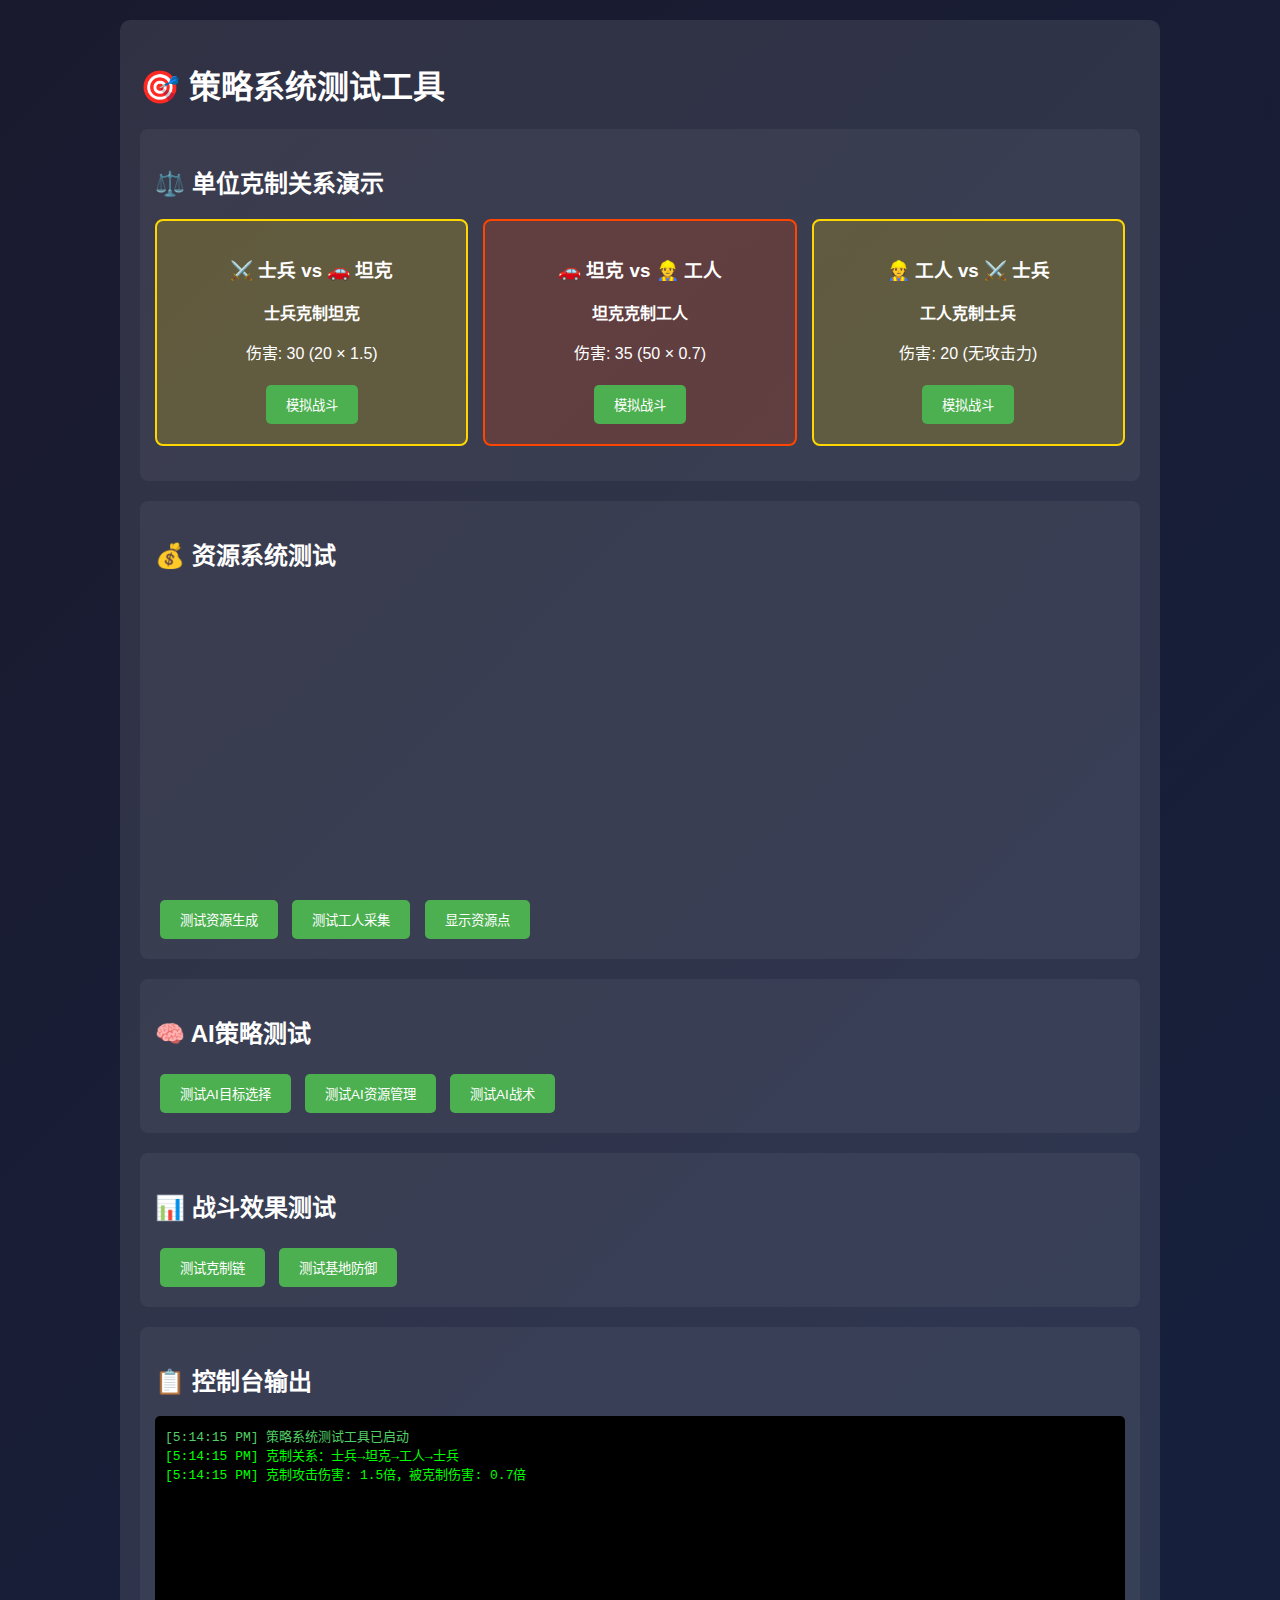
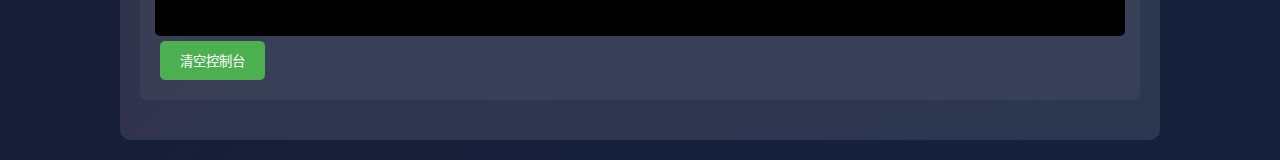
<file: gh-pages/strategy_test.html>
<!DOCTYPE html>
<html lang="zh-CN">
<head>
    <meta charset="UTF-8">
    <meta name="viewport" content="width=device-width, initial-scale=1.0">
    <title>策略系统测试工具</title>
    <style>
        body {
            font-family: 'Arial', sans-serif;
            background: linear-gradient(135deg, #1a1a2e, #16213e);
            color: white;
            margin: 0;
            padding: 20px;
        }
        .test-container {
            max-width: 1000px;
            margin: 0 auto;
            background: rgba(255, 255, 255, 0.1);
            border-radius: 10px;
            padding: 20px;
        }
        .test-section {
            margin: 20px 0;
            padding: 15px;
            background: rgba(255, 255, 255, 0.05);
            border-radius: 8px;
        }
        .combat-arena {
            display: grid;
            grid-template-columns: 1fr 1fr 1fr;
            gap: 15px;
            margin: 20px 0;
        }
        .unit-matchup {
            background: rgba(255, 255, 255, 0.1);
            padding: 15px;
            border-radius: 8px;
            text-align: center;
        }
        button {
            background: #4CAF50;
            color: white;
            border: none;
            padding: 10px 20px;
            margin: 5px;
            border-radius: 5px;
            cursor: pointer;
        }
        button:hover {
            background: #45a049;
        }
        .status {
            font-family: monospace;
            background: rgba(0, 0, 0, 0.3);
            padding: 10px;
            border-radius: 5px;
            margin: 10px 0;
        }
        .counter-relationship {
            background: rgba(255, 215, 0, 0.2);
            border: 2px solid #FFD700;
        }
        .vulnerable-relationship {
            background: rgba(255, 69, 0, 0.2);
            border: 2px solid #FF4500;
        }
        .normal-relationship {
            background: rgba(255, 255, 255, 0.1);
            border: 1px solid #888;
        }
        #consoleOutput {
            height: 200px;
            overflow-y: auto;
            background: #000;
            color: #0f0;
            padding: 10px;
            font-family: monospace;
            border-radius: 5px;
        }
    </style>
</head>
<body>
    <div class="test-container">
        <h1>🎯 策略系统测试工具</h1>
        
        <div class="test-section">
            <h2>⚖️ 单位克制关系演示</h2>
            <div class="combat-arena">
                <div class="unit-matchup counter-relationship">
                    <h3>⚔️ 士兵 vs 🚗 坦克</h3>
                    <p><strong>士兵克制坦克</strong></p>
                    <p>伤害: 30 (20 × 1.5)</p>
                    <button onclick="simulateCombat('soldier', 'tank')">模拟战斗</button>
                </div>
                <div class="unit-matchup vulnerable-relationship">
                    <h3>🚗 坦克 vs 👷 工人</h3>
                    <p><strong>坦克克制工人</strong></p>
                    <p>伤害: 35 (50 × 0.7)</p>
                    <button onclick="simulateCombat('tank', 'worker')">模拟战斗</button>
                </div>
                <div class="unit-matchup counter-relationship">
                    <h3>👷 工人 vs ⚔️ 士兵</h3>
                    <p><strong>工人克制士兵</strong></p>
                    <p>伤害: 20 (无攻击力)</p>
                    <button onclick="simulateCombat('worker', 'soldier')">模拟战斗</button>
                </div>
            </div>
        </div>

        <div class="test-section">
            <h2>💰 资源系统测试</h2>
            <canvas id="resourceCanvas" width="600" height="300"></canvas>
            <div>
                <button onclick="testResourceGeneration()">测试资源生成</button>
                <button onclick="testWorkerCollection()">测试工人采集</button>
                <button onclick="showResourcePoints()">显示资源点</button>
            </div>
        </div>

        <div class="test-section">
            <h2>🧠 AI策略测试</h2>
            <div>
                <button onclick="testAITargetSelection()">测试AI目标选择</button>
                <button onclick="testAIResourceManagement()">测试AI资源管理</button>
                <button onclick="testAITactics()">测试AI战术</button>
            </div>
        </div>

        <div class="test-section">
            <h2>📊 战斗效果测试</h2>
            <div id="battleResults"></div>
            <button onclick="testBattleChain()">测试克制链</button>
            <button onclick="testBaseDefense()">测试基地防御</button>
        </div>

        <div class="test-section">
            <h2>📋 控制台输出</h2>
            <div id="consoleOutput"></div>
            <button onclick="clearConsole()">清空控制台</button>
        </div>
    </div>

    <script>
        // 日志功能
        function log(message, type = 'info') {
            const consoleDiv = document.getElementById('consoleOutput');
            const timestamp = new Date().toLocaleTimeString();
            const logEntry = document.createElement('div');
            logEntry.style.color = type === 'error' ? '#ff6b6b' : 
                                type === 'success' ? '#51cf66' : 
                                type === 'counter' ? '#ffd700' : '#0f0';
            logEntry.textContent = `[${timestamp}] ${message}`;
            consoleDiv.appendChild(logEntry);
            consoleDiv.scrollTop = consoleDiv.scrollHeight;
            console.log(message);
        }

        function clearConsole() {
            document.getElementById('consoleOutput').innerHTML = '';
        }

        // 模拟单位克制关系
        function getTypeRelation(attackerType, targetType) {
            const relations = {
                'soldier': { 'tank': 'counter', 'soldier': 'normal', 'worker': 'vulnerable' },
                'tank': { 'worker': 'counter', 'soldier': 'vulnerable', 'tank': 'normal' },
                'worker': { 'soldier': 'counter', 'tank': 'vulnerable', 'worker': 'normal' }
            };
            return relations[attackerType]?.[targetType] || 'normal';
        }

        function calculateDamage(attackerType, targetType, baseDamage) {
            let actualDamage = baseDamage;
            const relation = getTypeRelation(attackerType, targetType);
            
            switch(relation) {
                case 'counter':
                    actualDamage *= 1.5;
                    break;
                case 'vulnerable':
                    actualDamage *= 0.7;
                    break;
            }
            
            return Math.floor(actualDamage);
        }

        function getUnitNames(type) {
            const names = {
                'soldier': '士兵',
                'tank': '坦克',
                'worker': '工人'
            };
            return names[type] || type;
        }

        // 模拟战斗
        function simulateCombat(attackerType, targetType) {
            const baseDamage = {
                'soldier': 20,
                'tank': 50,
                'worker': 0
            }[attackerType];

            const damage = calculateDamage(attackerType, targetType, baseDamage);
            const relation = getTypeRelation(attackerType, targetType);
            const attackerName = getUnitNames(attackerType);
            const targetName = getUnitNames(targetType);
            
            let logMessage = `${attackerName} 攻击 ${targetName}`;
            let logType = 'info';
            
            if (relation === 'counter') {
                logMessage += `，克制攻击造成 ${damage} 伤害！`;
                logType = 'counter';
            } else if (relation === 'vulnerable') {
                logMessage += `，被克制只造成 ${damage} 伤害...`;
                logType = 'error';
            } else {
                logMessage += `，正常造成 ${damage} 伤害`;
            }
            
            log(logMessage, logType);
            
            // 显示战斗结果
            showBattleResult(attackerType, targetType, damage, relation);
        }

        function showBattleResult(attackerType, targetType, damage, relation) {
            const battleResults = document.getElementById('battleResults');
            const resultDiv = document.createElement('div');
            resultDiv.className = `battle-result ${relation}-relationship`;
            resultDiv.innerHTML = `
                <h4>${getUnitNames(attackerType)} → ${getUnitNames(targetType)}</h4>
                <p><strong>关系:</strong> ${relation === 'counter' ? '克制' : relation === 'vulnerable' ? '被克制' : '普通'}</p>
                <p><strong>伤害:</strong> ${damage}</p>
            `;
            battleResults.insertBefore(resultDiv, battleResults.firstChild);
            
            // 限制显示数量
            while (battleResults.children.length > 5) {
                battleResults.removeChild(battleResults.lastChild);
            }
        }

        // 资源系统测试
        function testResourceGeneration() {
            log('测试资源生成系统...', 'info');
            let playerMoney = 1500;
            let aiMoney = 1500;
            
            // 模拟30秒的资源增长
            for (let second = 0; second < 30; second++) {
                playerMoney += 10; // 玩家基础收入
                aiMoney += 15; // AI收入
                
                if (second % 10 === 0) {
                    log(`第${second}秒 - 玩家: ${Math.floor(playerMoney)} 金币, AI: ${Math.floor(aiMoney)} 金币`, 'success');
                }
            }
            
            log('资源生成测试完成', 'success');
        }

        function testWorkerCollection() {
            log('测试工人采集系统...', 'info');
            
            const resourcePoints = [
                { x: 120, y: 250, type: 'gold', collectionRadius: 40 },
                { x: 140, y: 350, type: 'gold', collectionRadius: 40 },
                { x: 180, y: 200, type: 'energy', collectionRadius: 40 }
            ];
            
            let totalCollected = 0;
            let workerX = 80, workerY = 300; // 初始工人位置
            
            // 模拟工人移动到资源点并采集
            resourcePoints.forEach(point => {
                const distance = Math.sqrt(Math.pow(workerX - point.x, 2) + Math.pow(workerY - point.y, 2));
                log(`${point.type === 'gold' ? '金币' : '能量'}点距离: ${Math.floor(distance)}像素`, 'info');
                
                if (distance <= point.collectionRadius) {
                    const collected = 20; // 采集速率
                    totalCollected += collected;
                    log(`工人采集${point.type === 'gold' ? '金币' : '能量'}: +${collected}`, 'success');
                } else {
                    log(`工人距离${point.type === 'gold' ? '金币' : '能量'}点太远，无法采集`, 'error');
                }
                
                workerX = point.x; // 移动到下一个资源点
                workerY = point.y;
            });
            
            log(`总采集量: ${totalCollected}`, 'success');
        }

        function showResourcePoints() {
            const canvas = document.getElementById('resourceCanvas');
            const ctx = canvas.getContext('2d');
            
            // 清空画布
            ctx.fillStyle = '#001122';
            ctx.fillRect(0, 0, canvas.width, canvas.height);
            
            // 绘制资源点
            const resourcePoints = [
                { x: 100, y: 150, type: 'gold', collectionRadius: 40 },
                { x: 150, y: 200, type: 'gold', collectionRadius: 40 },
                { x: 200, y: 100, type: 'energy', collectionRadius: 40 }
            ];
            
            resourcePoints.forEach(point => {
                // 绘制采集范围
                ctx.strokeStyle = point.type === 'gold' ? '#ffff44' : '#44ffff';
                ctx.lineWidth = 2;
                ctx.setLineDash([5, 5]);
                ctx.beginPath();
                ctx.arc(point.x, point.y, point.collectionRadius, 0, Math.PI * 2);
                ctx.stroke();
                ctx.setLineDash([]);
                
                // 绘制资源点
                ctx.fillStyle = point.type === 'gold' ? '#ffff44' : '#44ffff';
                ctx.shadowBlur = 10;
                ctx.shadowColor = ctx.fillStyle;
                ctx.beginPath();
                ctx.arc(point.x, point.y, 20, 0, Math.PI * 2);
                ctx.fill();
                ctx.shadowBlur = 0;
                
                // 绘制图标
                ctx.fillStyle = '#000';
                ctx.font = '16px Arial';
                ctx.textAlign = 'center';
                ctx.fillText(point.type === 'gold' ? '💰' : '⚡', point.x, point.y + 6);
                
                // 绘制标签
                ctx.fillStyle = '#fff';
                ctx.font = '12px Arial';
                ctx.fillText(point.type === 'gold' ? '金币' : '能量', point.x, point.y + 35);
            });
            
            log('资源点可视化完成', 'success');
        }

        // AI策略测试
        function testAITargetSelection() {
            log('测试AI目标选择算法...', 'info');
            
            const playerUnits = [
                { type: 'soldier', x: 400, y: 200 },
                { type: 'tank', x: 420, y: 180 },
                { type: 'worker', x: 380, y: 220 }
            ];
            
            const aiUnit = { type: 'tank', x: 500, y: 200 };
            
            // 模拟AI目标选择
            let nearestUnit = null;
            let nearestDistance = Infinity;
            
            playerUnits.forEach(unit => {
                const distance = Math.sqrt(
                    Math.pow(aiUnit.x - unit.x, 2) + Math.pow(aiUnit.y - unit.y, 2)
                );
                
                if (distance < nearestDistance) {
                    nearestDistance = distance;
                    nearestUnit = unit;
                }
            });
            
            if (nearestUnit) {
                log(`AI选择目标: ${getUnitNames(nearestUnit.type)} (距离: ${Math.floor(nearestDistance)}像素)`, 'success');
                
                // 检查克制关系
                const relation = getTypeRelation(aiUnit.type, nearestUnit.type);
                if (relation === 'counter') {
                    log('AI选择了克制的目标，战术优秀！', 'counter');
                } else if (relation === 'vulnerable') {
                    log('AI选择的目标对AI不利，需要优化', 'error');
                }
            }
        }

        function testAIResourceManagement() {
            log('测试AI资源管理系统...', 'info');
            
            let aiMoney = 1500;
            const costs = { soldier: 100, tank: 300, worker: 50 };
            
            // 模拟AI决策
            for (let i = 0; i < 10; i++) {
                aiMoney += 15; // AI资源增长
                
                if (aiMoney >= 300) {
                    // AI选择单位类型
                    const rand = Math.random();
                    let unitType;
                    if (rand < 0.5) unitType = 'soldier';
                    else if (rand < 0.8) unitType = 'tank';
                    else unitType = 'worker';
                    
                    const cost = costs[unitType];
                    if (aiMoney >= cost) {
                        aiMoney -= cost;
                        log(`AI创建${getUnitNames(unitType)}，花费${cost}，剩余${Math.floor(aiMoney)}`, 'success');
                    }
                }
            }
        }

        function testAITactics() {
            log('测试AI战术系统...', 'info');
            
            const tactics = ['defensive', 'balanced', 'aggressive', 'very_aggressive'];
            const selectedTactic = tactics[Math.floor(Math.random() * tactics.length)];
            
            log(`AI选择战术: ${selectedTactic}`, 'success');
            
            switch(selectedTactic) {
                case 'defensive':
                    log('AI将优先防守基地，生产更多防御单位', 'info');
                    break;
                case 'aggressive':
                    log('AI将积极进攻，优先攻击玩家单位', 'info');
                    break;
                case 'very_aggressive':
                    log('AI将采取激进策略，直接攻击玩家基地', 'counter');
                    break;
                default:
                    log('AI将平衡攻击和防守', 'info');
            }
        }

        // 战斗效果测试
        function testBattleChain() {
            log('测试克制链战斗...', 'info');
            
            // 模拟完整的克制链：士兵→坦克→工人→士兵
            log('开始克制链测试：士兵 vs 坦克', 'counter');
            simulateCombat('soldier', 'tank');
            
            setTimeout(() => {
                log('继续：坦克 vs 工人', 'counter');
                simulateCombat('tank', 'worker');
            }, 1000);
            
            setTimeout(() => {
                log('完成：工人 vs 士兵', 'counter');
                simulateCombat('worker', 'soldier');
            }, 2000);
        }

        function testBaseDefense() {
            log('测试基地防御机制...', 'info');
            
            // 模拟基地被攻击
            const baseHealth = 1000;
            let currentHealth = baseHealth;
            
            // 模拟敌方攻击
            for (let attack = 1; attack <= 5; attack++) {
                const damage = Math.floor(Math.random() * 30) + 20;
                currentHealth -= damage;
                
                log(`攻击${attack}: 基地剩余血量 ${currentHealth}/${baseHealth}`, 
                    currentHealth <= 200 ? 'error' : 'info');
                
                if (currentHealth <= 0) {
                    log('基地被摧毁！', 'error');
                    break;
                }
            }
            
            if (currentHealth > 0) {
                log('基地防御成功！', 'success');
            }
        }

        // 初始化
        window.onload = function() {
            log('策略系统测试工具已启动', 'success');
            log('克制关系：士兵→坦克→工人→士兵', 'info');
            log('克制攻击伤害: 1.5倍，被克制伤害: 0.7倍', 'info');
        };
    </script>
</body>
</html>
</file>
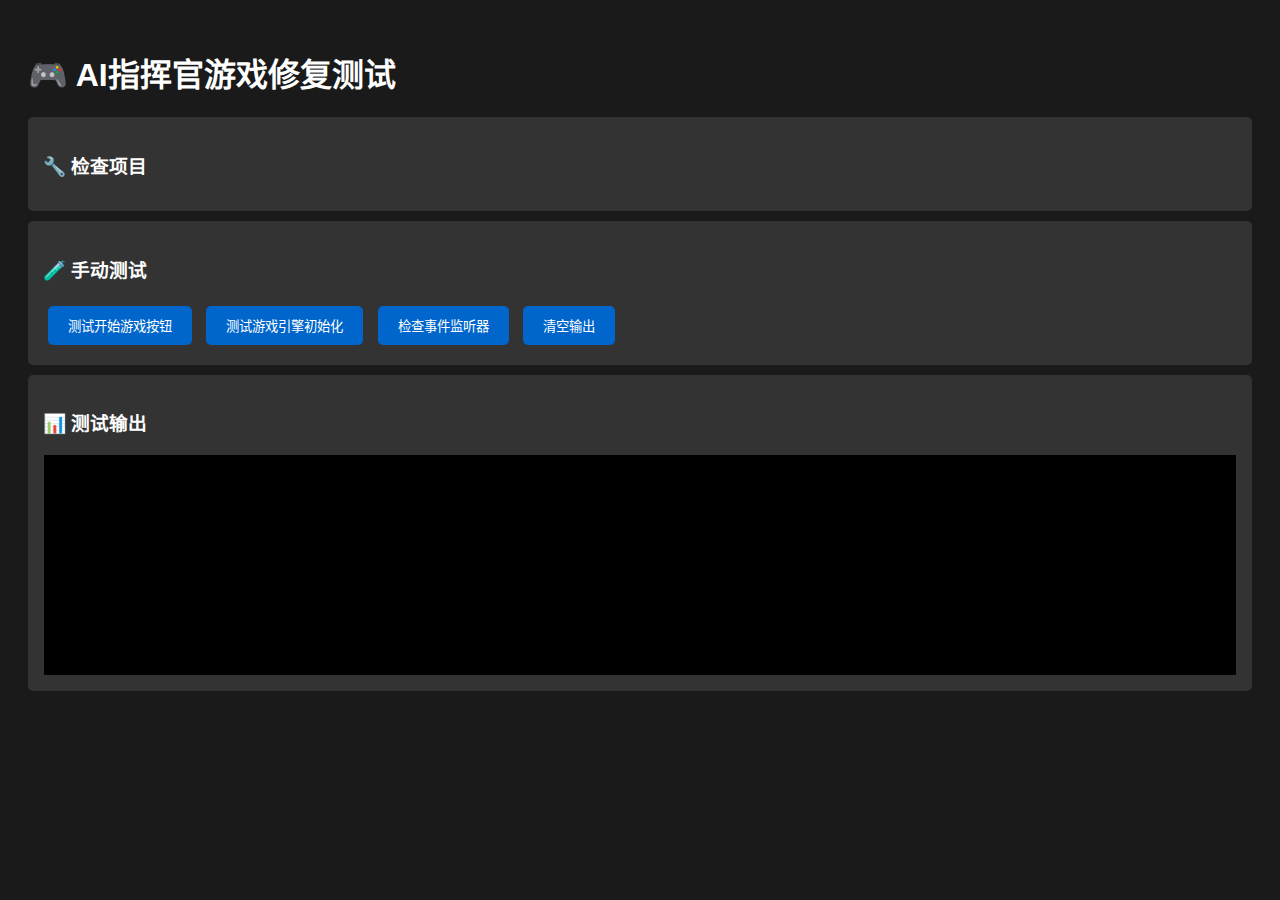
<file: gh-pages/test_fix.html>
<!DOCTYPE html>
<html lang="zh-CN">
<head>
    <meta charset="UTF-8">
    <meta name="viewport" content="width=device-width, initial-scale=1.0">
    <title>游戏修复测试</title>
    <style>
        body {
            font-family: Arial, sans-serif;
            padding: 20px;
            background: #1a1a1a;
            color: white;
        }
        .test-section {
            background: #333;
            padding: 15px;
            margin: 10px 0;
            border-radius: 5px;
        }
        .success { color: #00ff00; }
        .error { color: #ff0000; }
        .warning { color: #ffff00; }
        #output {
            background: #000;
            padding: 10px;
            border: 1px solid #333;
            height: 200px;
            overflow-y: auto;
            font-family: monospace;
            white-space: pre-wrap;
        }
        button {
            background: #0066cc;
            color: white;
            border: none;
            padding: 10px 20px;
            margin: 5px;
            border-radius: 5px;
            cursor: pointer;
        }
        button:hover {
            background: #0088ff;
        }
    </style>
</head>
<body>
    <h1>🎮 AI指挥官游戏修复测试</h1>
    
    <div class="test-section">
        <h3>🔧 检查项目</h3>
        <div id="checks"></div>
    </div>
    
    <div class="test-section">
        <h3>🧪 手动测试</h3>
        <button onclick="testButtonClick()">测试开始游戏按钮</button>
        <button onclick="testGameEngine()">测试游戏引擎初始化</button>
        <button onclick="checkEventListeners()">检查事件监听器</button>
        <button onclick="clearOutput()">清空输出</button>
    </div>
    
    <div class="test-section">
        <h3>📊 测试输出</h3>
        <div id="output"></div>
    </div>

    <script>
        const output = document.getElementById('output');
        
        function log(message, type = 'info') {
            const timestamp = new Date().toLocaleTimeString();
            const prefix = type === 'error' ? '❌' : 
                          type === 'success' ? '✅' : 
                          type === 'warning' ? '⚠️' : 'ℹ️';
            output.innerHTML += `${timestamp} ${prefix} ${message}\n`;
            output.scrollTop = output.scrollHeight;
        }
        
        function clearOutput() {
            output.innerHTML = '';
        }
        
        function checkAll() {
            clearOutput();
            log('开始检查修复项目...');
            
            // 检查DOM元素
            const elements = [
                'gameCanvas', 'startGame', 'pauseGame', 'resetGame', 
                'money', 'energy', 'rulesModal'
            ];
            
            elements.forEach(id => {
                const element = document.getElementById(id);
                if (element) {
                    log(`找到元素: ${id}`, 'success');
                } else {
                    log(`缺少元素: ${id}`, 'error');
                }
            });
            
            // 检查全局对象
            log('检查 window.gameEngine:', 'info');
            if (window.gameEngine) {
                log('✅ window.gameEngine 已存在', 'success');
                log(`游戏状态: ${window.gameEngine.gameState}`);
                log(`当前关卡: ${window.gameEngine.level}`);
                log(`新手模式: ${window.gameEngine.newbieMode}`);
            } else {
                log('❌ window.gameEngine 不存在', 'error');
            }
            
            // 检查UI管理器
            log('检查 window.uiManager:', 'info');
            if (window.uiManager) {
                log('✅ window.uiManager 已存在', 'success');
            } else {
                log('⚠️ window.uiManager 不存在（可能正常，取决于初始化顺序）', 'warning');
            }
            
            // 检查事件监听器
            const startBtn = document.getElementById('startGame');
            if (startBtn) {
                const events = getEventListeners(startBtn);
                if (events.click && events.click.length > 0) {
                    log('✅ 开始按钮有点击事件监听器', 'success');
                    events.click.forEach(listener => {
                        log(`监听器: ${listener.listener.name || '匿名函数'}`);
                    });
                } else {
                    log('❌ 开始按钮没有点击事件监听器', 'error');
                }
            }
            
            log('检查完成！');
        }
        
        function testButtonClick() {
            clearOutput();
            log('测试开始游戏按钮...');
            
            const startBtn = document.getElementById('startGame');
            if (startBtn) {
                log('找到开始按钮，开始测试点击...', 'success');
                // 模拟用户点击
                const clickEvent = new MouseEvent('click', {
                    bubbles: true,
                    cancelable: true
                });
                startBtn.dispatchEvent(clickEvent);
                log('点击事件已发送');
            } else {
                log('❌ 找不到开始按钮', 'error');
            }
        }
        
        function testGameEngine() {
            clearOutput();
            log('测试游戏引擎...');
            
            try {
                if (window.gameEngine) {
                    log('游戏引擎已存在，测试startGame方法...', 'success');
                    window.gameEngine.startGame();
                    log('startGame方法执行完成', 'success');
                } else {
                    log('❌ 游戏引擎不存在', 'error');
                }
            } catch (error) {
                log(`❌ 游戏引擎测试出错: ${error.message}`, 'error');
                console.error('游戏引擎测试错误:', error);
            }
        }
        
        function checkEventListeners() {
            clearOutput();
            log('检查所有事件监听器...');
            
            const buttonIds = ['startGame', 'pauseGame', 'resetGame'];
            
            buttonIds.forEach(id => {
                const btn = document.getElementById(id);
                if (btn) {
                    const events = getEventListeners(btn);
                    log(`${id} 按钮的事件:`, 'info');
                    if (events.click && events.click.length > 0) {
                        events.click.forEach(listener => {
                            log(`  - click: ${listener.listener.toString().substring(0, 100)}...`, 'success');
                        });
                    } else {
                        log(`  - 没有点击事件监听器`, 'warning');
                    }
                } else {
                    log(`${id} 按钮不存在`, 'error');
                }
            });
        }
        
        // 页面加载后自动运行检查
        window.addEventListener('load', () => {
            setTimeout(checkAll, 1000);
        });
        
        // 添加获取事件监听器的函数（浏览器调试工具）
        if (!window.getEventListeners) {
            window.getEventListeners = function(element) {
                const listeners = {};
                for (let eventType in element._eventListeners) {
                    listeners[eventType] = element._eventListeners[eventType];
                }
                return listeners;
            };
        }
    </script>
</body>
</html>
</file>
<file: gh-pages/css/style.css>
/* AI指挥官：智能战线 - 主样式文件 */

/* 基础样式重置 */
* {
    margin: 0;
    padding: 0;
    box-sizing: border-box;
}

/* 主容器 */
body {
    font-family: 'Segoe UI', Tahoma, Geneva, Verdana, sans-serif;
    background: linear-gradient(135deg, #0f0f23 0%, #1a1a3e 50%, #2a2a5e 100%);
    color: #ffffff;
    overflow-x: hidden;
}

/* 游戏容器 */
.game-container {
    max-width: 1400px;
    margin: 0 auto;
    padding: 10px;
    height: 100vh;
    display: flex;
    flex-direction: column;
}

/* 游戏标题 */
.game-header {
    display: flex;
    justify-content: space-between;
    align-items: center;
    padding: 15px;
    background: rgba(0, 0, 0, 0.3);
    border-radius: 10px;
    margin-bottom: 10px;
    border: 2px solid #00ffff;
    box-shadow: 0 0 20px rgba(0, 255, 255, 0.3);
}

.game-header h1 {
    font-size: 2rem;
    text-shadow: 0 0 10px #00ffff;
    background: linear-gradient(45deg, #00ffff, #ff00ff);
    -webkit-background-clip: text;
    -webkit-text-fill-color: transparent;
    background-clip: text;
}

/* AI状态显示 */
.ai-status {
    display: flex;
    flex-direction: column;
    gap: 10px;
}

.ai-assistant {
    display: flex;
    align-items: center;
    gap: 8px;
    background: rgba(0, 100, 200, 0.2);
    padding: 8px 15px;
    border-radius: 20px;
    border: 1px solid #00aaff;
}

.ai-icon {
    font-size: 1.2rem;
    animation: pulse 2s infinite;
}

@keyframes pulse {
    0% { transform: scale(1); }
    50% { transform: scale(1.1); }
    100% { transform: scale(1); }
}

.ai-mood {
    background: #00ff88;
    color: #000;
    padding: 2px 8px;
    border-radius: 10px;
    font-size: 0.8rem;
    font-weight: bold;
}

/* AI聊天框 */
.ai-chat {
    display: flex;
    gap: 10px;
    align-items: center;
}

.chat-container {
    background: rgba(0, 50, 100, 0.3);
    border: 1px solid #0088cc;
    border-radius: 10px;
    padding: 10px;
    max-width: 300px;
    height: 60px;
    overflow-y: auto;
    font-size: 0.9rem;
}

.ai-message {
    color: #88ddff;
    margin-bottom: 5px;
}

#playerInput {
    background: rgba(0, 0, 0, 0.5);
    border: 1px solid #666;
    border-radius: 20px;
    padding: 8px 15px;
    color: white;
    width: 200px;
    font-size: 0.9rem;
}

#playerInput:focus {
    outline: none;
    border-color: #00aaff;
    box-shadow: 0 0 10px rgba(0, 170, 255, 0.3);
}

/* 主游戏区域 */
.game-main {
    flex: 1;
    display: flex;
    flex-direction: column;
    gap: 10px;
    min-height: 0;
}

/* 关卡信息栏 */
.level-info {
    display: flex;
    justify-content: space-between;
    align-items: center;
    padding: 10px 20px;
    background: rgba(0, 0, 0, 0.4);
    border: 2px solid #444;
    border-radius: 10px;
    font-size: 1.1rem;
}

.level-display {
    display: flex;
    gap: 20px;
    align-items: center;
}

.level-difficulty {
    background: #00aa00;
    color: white;
    padding: 4px 12px;
    border-radius: 15px;
    font-size: 0.9rem;
    font-weight: bold;
}

.level-difficulty.hard {
    background: #ff6600;
}

.level-difficulty.expert {
    background: #ff0000;
    animation: pulse 2s infinite;
}

.newbie-mode {
    background: linear-gradient(45deg, #ff00ff, #00ffff);
    color: #000;
    padding: 5px 15px;
    border-radius: 20px;
    font-weight: bold;
    animation: glow 2s infinite;
}

@keyframes glow {
    0% { box-shadow: 0 0 5px rgba(255, 0, 255, 0.5); }
    50% { box-shadow: 0 0 20px rgba(255, 0, 255, 0.8); }
    100% { box-shadow: 0 0 5px rgba(255, 0, 255, 0.5); }
}

/* 游戏网格区域 */
.game-grid {
    flex: 1;
    display: grid;
    grid-template-columns: 250px 1fr 250px;
    gap: 10px;
    min-height: 0;
}

/* 左侧面板 */
.left-panel {
    display: flex;
    flex-direction: column;
    gap: 15px;
}

.left-panel > div {
    background: rgba(0, 0, 0, 0.3);
    border: 1px solid #444;
    border-radius: 10px;
    padding: 15px;
}

.left-panel h3 {
    margin-bottom: 10px;
    color: #00aaff;
    font-size: 1.1rem;
}

/* 资源栏 */
.resource-bar {
    display: flex;
    gap: 15px;
}

.resource {
    display: flex;
    align-items: center;
    gap: 5px;
    background: rgba(255, 255, 255, 0.1);
    padding: 8px 12px;
    border-radius: 8px;
}

.resource-icon {
    font-size: 1.2rem;
}

.resource-value {
    font-weight: bold;
    color: #ffff00;
}

/* 单位控制按钮 */
.unit-buttons {
    display: flex;
    flex-direction: column;
    gap: 8px;
}

.unit-btn {
    display: flex;
    align-items: center;
    gap: 10px;
    background: linear-gradient(135deg, #333, #555);
    border: 2px solid #666;
    border-radius: 8px;
    padding: 10px;
    color: white;
    cursor: pointer;
    transition: all 0.3s ease;
    font-size: 0.9rem;
}

.unit-btn:hover {
    background: linear-gradient(135deg, #555, #777);
    border-color: #00aaff;
    transform: translateY(-2px);
    box-shadow: 0 4px 15px rgba(0, 170, 255, 0.3);
}

.unit-btn:disabled {
    opacity: 0.5;
    cursor: not-allowed;
    transform: none;
    box-shadow: none;
}

.unit-icon {
    font-size: 1.2rem;
}

/* 游戏地图 */
.game-map {
    position: relative;
    display: flex;
    flex-direction: column;
    align-items: center;
}

#gameCanvas {
    border: 2px solid #00aaff;
    border-radius: 10px;
    background: linear-gradient(45deg, #1a472a, #2d5a3d);
    box-shadow: 0 0 20px rgba(0, 255, 255, 0.2);
    cursor: crosshair;
}

.map-controls {
    margin-top: 10px;
    display: flex;
    gap: 10px;
}

#startGame, #pauseGame, #resetGame {
    background: linear-gradient(135deg, #00aaff, #0088cc);
    border: none;
    border-radius: 20px;
    padding: 10px 20px;
    color: white;
    font-weight: bold;
    cursor: pointer;
    transition: all 0.3s ease;
}

#startGame:hover, #pauseGame:hover, #resetGame:hover {
    background: linear-gradient(135deg, #00ccff, #00aaff);
    transform: translateY(-2px);
    box-shadow: 0 4px 15px rgba(0, 170, 255, 0.3);
}

/* 右侧面板 */
.right-panel {
    display: flex;
    flex-direction: column;
    gap: 15px;
}

.right-panel > div {
    background: rgba(0, 0, 0, 0.3);
    border: 1px solid #444;
    border-radius: 10px;
    padding: 15px;
}

.right-panel h3 {
    margin-bottom: 10px;
    color: #ffaa00;
    font-size: 1.1rem;
}

.stat-item {
    display: flex;
    justify-content: space-between;
    margin-bottom: 5px;
    padding: 5px 0;
    border-bottom: 1px solid #333;
}

.stat-item:last-child {
    border-bottom: none;
}

/* 战斗日志 */
.log-content {
    max-height: 200px;
    overflow-y: auto;
    font-size: 0.8rem;
}

.log-entry {
    margin-bottom: 5px;
    padding: 3px 8px;
    background: rgba(255, 255, 255, 0.1);
    border-radius: 5px;
    border-left: 3px solid #00aaff;
}

/* 胜利进度条 */
.progress-bar {
    background: rgba(255, 255, 255, 0.2);
    height: 20px;
    border-radius: 10px;
    overflow: hidden;
    margin-top: 10px;
}

.progress-fill {
    height: 100%;
    background: linear-gradient(90deg, #ff4444, #ffaa00, #44ff44);
    width: 0%;
    transition: width 0.5s ease;
}

/* 底部状态栏 */
.game-footer {
    display: flex;
    justify-content: space-between;
    align-items: center;
    padding: 10px 15px;
    background: rgba(0, 0, 0, 0.4);
    border-radius: 8px;
    margin-top: 10px;
    border: 1px solid #555;
}

.footer-info {
    display: flex;
    gap: 20px;
    font-size: 0.9rem;
}

.game-mode {
    background: rgba(0, 170, 255, 0.2);
    padding: 5px 15px;
    border-radius: 15px;
    border: 1px solid #00aaff;
}

/* 游戏规则弹窗 */
.modal {
    display: none;
    position: fixed;
    z-index: 1000;
    left: 0;
    top: 0;
    width: 100%;
    height: 100%;
    background-color: rgba(0, 0, 0, 0.8);
}

.modal-content {
    background: linear-gradient(135deg, #1a1a3e, #2a2a5e);
    margin: 5% auto;
    padding: 30px;
    border-radius: 15px;
    border: 2px solid #00ffff;
    width: 80%;
    max-width: 600px;
    max-height: 80vh;
    color: white;
    overflow-y: auto;
    box-shadow: 0 20px 60px rgba(0, 255, 255, 0.3);
}

.modal-content h2 {
    text-align: center;
    margin-bottom: 20px;
    color: #00ffff;
}

/* 自定义滚动条样式 */
.modal-content::-webkit-scrollbar {
    width: 8px;
}

.modal-content::-webkit-scrollbar-track {
    background: rgba(255, 255, 255, 0.1);
    border-radius: 4px;
}

.modal-content::-webkit-scrollbar-thumb {
    background: linear-gradient(180deg, #00ffff, #0088ff);
    border-radius: 4px;
    border: 1px solid rgba(255, 255, 255, 0.2);
}

.modal-content::-webkit-scrollbar-thumb:hover {
    background: linear-gradient(180deg, #00dddd, #0077dd);
}

.modal-content::-webkit-scrollbar-corner {
    background: rgba(255, 255, 255, 0.1);
}

.rules-content {
    margin-bottom: 20px;
}

.rules-content h3 {
    color: #ffaa00;
    margin: 15px 0 10px 0;
}

.rules-content ul {
    margin-left: 20px;
    margin-bottom: 15px;
}

.rules-content li {
    margin-bottom: 5px;
    line-height: 1.4;
}

#closeRules {
    display: block;
    margin: 0 auto;
    background: linear-gradient(135deg, #00aaff, #0088cc);
    border: none;
    border-radius: 25px;
    padding: 12px 30px;
    color: white;
    font-weight: bold;
    cursor: pointer;
    font-size: 1rem;
}

#closeRules:hover {
    background: linear-gradient(135deg, #00ccff, #00aaff);
}

/* 响应式设计 */
@media (max-width: 1200px) {
    .game-main {
        grid-template-columns: 200px 1fr 200px;
    }
    
    .game-header h1 {
        font-size: 1.5rem;
    }
}

@media (max-width: 768px) {
    .game-main {
        grid-template-columns: 1fr;
        grid-template-rows: auto auto auto;
    }
    
    .left-panel, .right-panel {
        order: 2;
    }
    
    .game-map {
        order: 1;
    }
    
    .ai-chat {
        flex-direction: column;
        gap: 5px;
    }
    
    #playerInput {
        width: 100%;
    }
    
    .game-header {
        flex-direction: column;
        gap: 10px;
        text-align: center;
    }
    
    .footer-info {
        flex-wrap: wrap;
        gap: 10px;
    }
}

/* 动画效果 */
@keyframes fadeIn {
    from { opacity: 0; transform: translateY(20px); }
    to { opacity: 1; transform: translateY(0); }
}

.fade-in {
    animation: fadeIn 0.5s ease-out;
}

@keyframes slideIn {
    from { transform: translateX(-100%); }
    to { transform: translateX(0); }
}

.slide-in {
    animation: slideIn 0.3s ease-out;
}

/* 特殊状态样式 */
.enemy-unit {
    border: 2px solid #ff4444 !important;
    box-shadow: 0 0 10px rgba(255, 68, 68, 0.3) !important;
}

.player-unit {
    border: 2px solid #44ff44 !important;
    box-shadow: 0 0 10px rgba(68, 255, 68, 0.3) !important;
}

.selected-unit {
    border: 3px solid #ffff00 !important;
    box-shadow: 0 0 15px rgba(255, 255, 0, 0.5) !important;
}

/* AI分析内容 */
.analysis-content {
    font-size: 0.9rem;
    line-height: 1.4;
    color: #88ddff;
}

.analysis-content strong {
    color: #ffff88;
}
</file>
<file: ai_game_project/prototype/css/style.css>
/* AI指挥官：智能战线 - 主样式文件 */

/* 基础样式重置 */
* {
    margin: 0;
    padding: 0;
    box-sizing: border-box;
}

/* 主容器 */
body {
    font-family: 'Segoe UI', Tahoma, Geneva, Verdana, sans-serif;
    background: linear-gradient(135deg, #0f0f23 0%, #1a1a3e 50%, #2a2a5e 100%);
    color: #ffffff;
    overflow-x: hidden;
}

/* 游戏容器 */
.game-container {
    max-width: 1400px;
    margin: 0 auto;
    padding: 10px;
    height: 100vh;
    display: flex;
    flex-direction: column;
}

/* 游戏标题 */
.game-header {
    display: flex;
    justify-content: space-between;
    align-items: center;
    padding: 15px;
    background: rgba(0, 0, 0, 0.3);
    border-radius: 10px;
    margin-bottom: 10px;
    border: 2px solid #00ffff;
    box-shadow: 0 0 20px rgba(0, 255, 255, 0.3);
}

.game-header h1 {
    font-size: 2rem;
    text-shadow: 0 0 10px #00ffff;
    background: linear-gradient(45deg, #00ffff, #ff00ff);
    -webkit-background-clip: text;
    -webkit-text-fill-color: transparent;
    background-clip: text;
}

/* AI状态显示 */
.ai-status {
    display: flex;
    flex-direction: column;
    gap: 10px;
}

.ai-assistant {
    display: flex;
    align-items: center;
    gap: 8px;
    background: rgba(0, 100, 200, 0.2);
    padding: 8px 15px;
    border-radius: 20px;
    border: 1px solid #00aaff;
}

.ai-icon {
    font-size: 1.2rem;
    animation: pulse 2s infinite;
}

@keyframes pulse {
    0% { transform: scale(1); }
    50% { transform: scale(1.1); }
    100% { transform: scale(1); }
}

.ai-mood {
    background: #00ff88;
    color: #000;
    padding: 2px 8px;
    border-radius: 10px;
    font-size: 0.8rem;
    font-weight: bold;
}

/* AI聊天框 */
.ai-chat {
    display: flex;
    gap: 10px;
    align-items: center;
}

.chat-container {
    background: rgba(0, 50, 100, 0.3);
    border: 1px solid #0088cc;
    border-radius: 10px;
    padding: 10px;
    max-width: 300px;
    height: 60px;
    overflow-y: auto;
    font-size: 0.9rem;
}

.ai-message {
    color: #88ddff;
    margin-bottom: 5px;
}

#playerInput {
    background: rgba(0, 0, 0, 0.5);
    border: 1px solid #666;
    border-radius: 20px;
    padding: 8px 15px;
    color: white;
    width: 200px;
    font-size: 0.9rem;
}

#playerInput:focus {
    outline: none;
    border-color: #00aaff;
    box-shadow: 0 0 10px rgba(0, 170, 255, 0.3);
}

/* 主游戏区域 */
.game-main {
    flex: 1;
    display: grid;
    grid-template-columns: 250px 1fr 250px;
    gap: 10px;
    min-height: 0;
}

/* 左侧面板 */
.left-panel {
    display: flex;
    flex-direction: column;
    gap: 15px;
}

.left-panel > div {
    background: rgba(0, 0, 0, 0.3);
    border: 1px solid #444;
    border-radius: 10px;
    padding: 15px;
}

.left-panel h3 {
    margin-bottom: 10px;
    color: #00aaff;
    font-size: 1.1rem;
}

/* 资源栏 */
.resource-bar {
    display: flex;
    gap: 15px;
}

.resource {
    display: flex;
    align-items: center;
    gap: 5px;
    background: rgba(255, 255, 255, 0.1);
    padding: 8px 12px;
    border-radius: 8px;
}

.resource-icon {
    font-size: 1.2rem;
}

.resource-value {
    font-weight: bold;
    color: #ffff00;
}

/* 单位控制按钮 */
.unit-buttons {
    display: flex;
    flex-direction: column;
    gap: 8px;
}

.unit-btn {
    display: flex;
    align-items: center;
    gap: 10px;
    background: linear-gradient(135deg, #333, #555);
    border: 2px solid #666;
    border-radius: 8px;
    padding: 10px;
    color: white;
    cursor: pointer;
    transition: all 0.3s ease;
    font-size: 0.9rem;
}

.unit-btn:hover {
    background: linear-gradient(135deg, #555, #777);
    border-color: #00aaff;
    transform: translateY(-2px);
    box-shadow: 0 4px 15px rgba(0, 170, 255, 0.3);
}

.unit-btn:disabled {
    opacity: 0.5;
    cursor: not-allowed;
    transform: none;
    box-shadow: none;
}

.unit-icon {
    font-size: 1.2rem;
}

/* 游戏地图 */
.game-map {
    position: relative;
    display: flex;
    flex-direction: column;
    align-items: center;
}

#gameCanvas {
    border: 2px solid #00aaff;
    border-radius: 10px;
    background: linear-gradient(45deg, #1a472a, #2d5a3d);
    box-shadow: 0 0 20px rgba(0, 255, 255, 0.2);
    cursor: crosshair;
}

.map-controls {
    margin-top: 10px;
    display: flex;
    gap: 10px;
}

#startGame, #pauseGame, #resetGame {
    background: linear-gradient(135deg, #00aaff, #0088cc);
    border: none;
    border-radius: 20px;
    padding: 10px 20px;
    color: white;
    font-weight: bold;
    cursor: pointer;
    transition: all 0.3s ease;
}

#startGame:hover, #pauseGame:hover, #resetGame:hover {
    background: linear-gradient(135deg, #00ccff, #00aaff);
    transform: translateY(-2px);
    box-shadow: 0 4px 15px rgba(0, 170, 255, 0.3);
}

/* 右侧面板 */
.right-panel {
    display: flex;
    flex-direction: column;
    gap: 15px;
}

.right-panel > div {
    background: rgba(0, 0, 0, 0.3);
    border: 1px solid #444;
    border-radius: 10px;
    padding: 15px;
}

.right-panel h3 {
    margin-bottom: 10px;
    color: #ffaa00;
    font-size: 1.1rem;
}

.stat-item {
    display: flex;
    justify-content: space-between;
    margin-bottom: 5px;
    padding: 5px 0;
    border-bottom: 1px solid #333;
}

.stat-item:last-child {
    border-bottom: none;
}

/* 战斗日志 */
.log-content {
    max-height: 200px;
    overflow-y: auto;
    font-size: 0.8rem;
}

.log-entry {
    margin-bottom: 5px;
    padding: 3px 8px;
    background: rgba(255, 255, 255, 0.1);
    border-radius: 5px;
    border-left: 3px solid #00aaff;
}

/* 胜利进度条 */
.progress-bar {
    background: rgba(255, 255, 255, 0.2);
    height: 20px;
    border-radius: 10px;
    overflow: hidden;
    margin-top: 10px;
}

.progress-fill {
    height: 100%;
    background: linear-gradient(90deg, #ff4444, #ffaa00, #44ff44);
    width: 0%;
    transition: width 0.5s ease;
}

/* 底部状态栏 */
.game-footer {
    display: flex;
    justify-content: space-between;
    align-items: center;
    padding: 10px 15px;
    background: rgba(0, 0, 0, 0.4);
    border-radius: 8px;
    margin-top: 10px;
    border: 1px solid #555;
}

.footer-info {
    display: flex;
    gap: 20px;
    font-size: 0.9rem;
}

.game-mode {
    background: rgba(0, 170, 255, 0.2);
    padding: 5px 15px;
    border-radius: 15px;
    border: 1px solid #00aaff;
}

/* 游戏规则弹窗 */
.modal {
    display: none;
    position: fixed;
    z-index: 1000;
    left: 0;
    top: 0;
    width: 100%;
    height: 100%;
    background-color: rgba(0, 0, 0, 0.8);
}

.modal-content {
    background: linear-gradient(135deg, #1a1a3e, #2a2a5e);
    margin: 5% auto;
    padding: 30px;
    border-radius: 15px;
    border: 2px solid #00ffff;
    width: 80%;
    max-width: 600px;
    color: white;
}

.modal-content h2 {
    text-align: center;
    margin-bottom: 20px;
    color: #00ffff;
}

.rules-content {
    margin-bottom: 20px;
}

.rules-content h3 {
    color: #ffaa00;
    margin: 15px 0 10px 0;
}

.rules-content ul {
    margin-left: 20px;
    margin-bottom: 15px;
}

.rules-content li {
    margin-bottom: 5px;
    line-height: 1.4;
}

#closeRules {
    display: block;
    margin: 0 auto;
    background: linear-gradient(135deg, #00aaff, #0088cc);
    border: none;
    border-radius: 25px;
    padding: 12px 30px;
    color: white;
    font-weight: bold;
    cursor: pointer;
    font-size: 1rem;
}

#closeRules:hover {
    background: linear-gradient(135deg, #00ccff, #00aaff);
}

/* 响应式设计 */
@media (max-width: 1200px) {
    .game-main {
        grid-template-columns: 200px 1fr 200px;
    }
    
    .game-header h1 {
        font-size: 1.5rem;
    }
}

@media (max-width: 768px) {
    .game-main {
        grid-template-columns: 1fr;
        grid-template-rows: auto auto auto;
    }
    
    .left-panel, .right-panel {
        order: 2;
    }
    
    .game-map {
        order: 1;
    }
    
    .ai-chat {
        flex-direction: column;
        gap: 5px;
    }
    
    #playerInput {
        width: 100%;
    }
    
    .game-header {
        flex-direction: column;
        gap: 10px;
        text-align: center;
    }
    
    .footer-info {
        flex-wrap: wrap;
        gap: 10px;
    }
}

/* 动画效果 */
@keyframes fadeIn {
    from { opacity: 0; transform: translateY(20px); }
    to { opacity: 1; transform: translateY(0); }
}

.fade-in {
    animation: fadeIn 0.5s ease-out;
}

@keyframes slideIn {
    from { transform: translateX(-100%); }
    to { transform: translateX(0); }
}

.slide-in {
    animation: slideIn 0.3s ease-out;
}

/* 特殊状态样式 */
.enemy-unit {
    border: 2px solid #ff4444 !important;
    box-shadow: 0 0 10px rgba(255, 68, 68, 0.3) !important;
}

.player-unit {
    border: 2px solid #44ff44 !important;
    box-shadow: 0 0 10px rgba(68, 255, 68, 0.3) !important;
}

.selected-unit {
    border: 3px solid #ffff00 !important;
    box-shadow: 0 0 15px rgba(255, 255, 0, 0.5) !important;
}

/* AI分析内容 */
.analysis-content {
    font-size: 0.9rem;
    line-height: 1.4;
    color: #88ddff;
}

.analysis-content strong {
    color: #ffff88;
}
</file>
